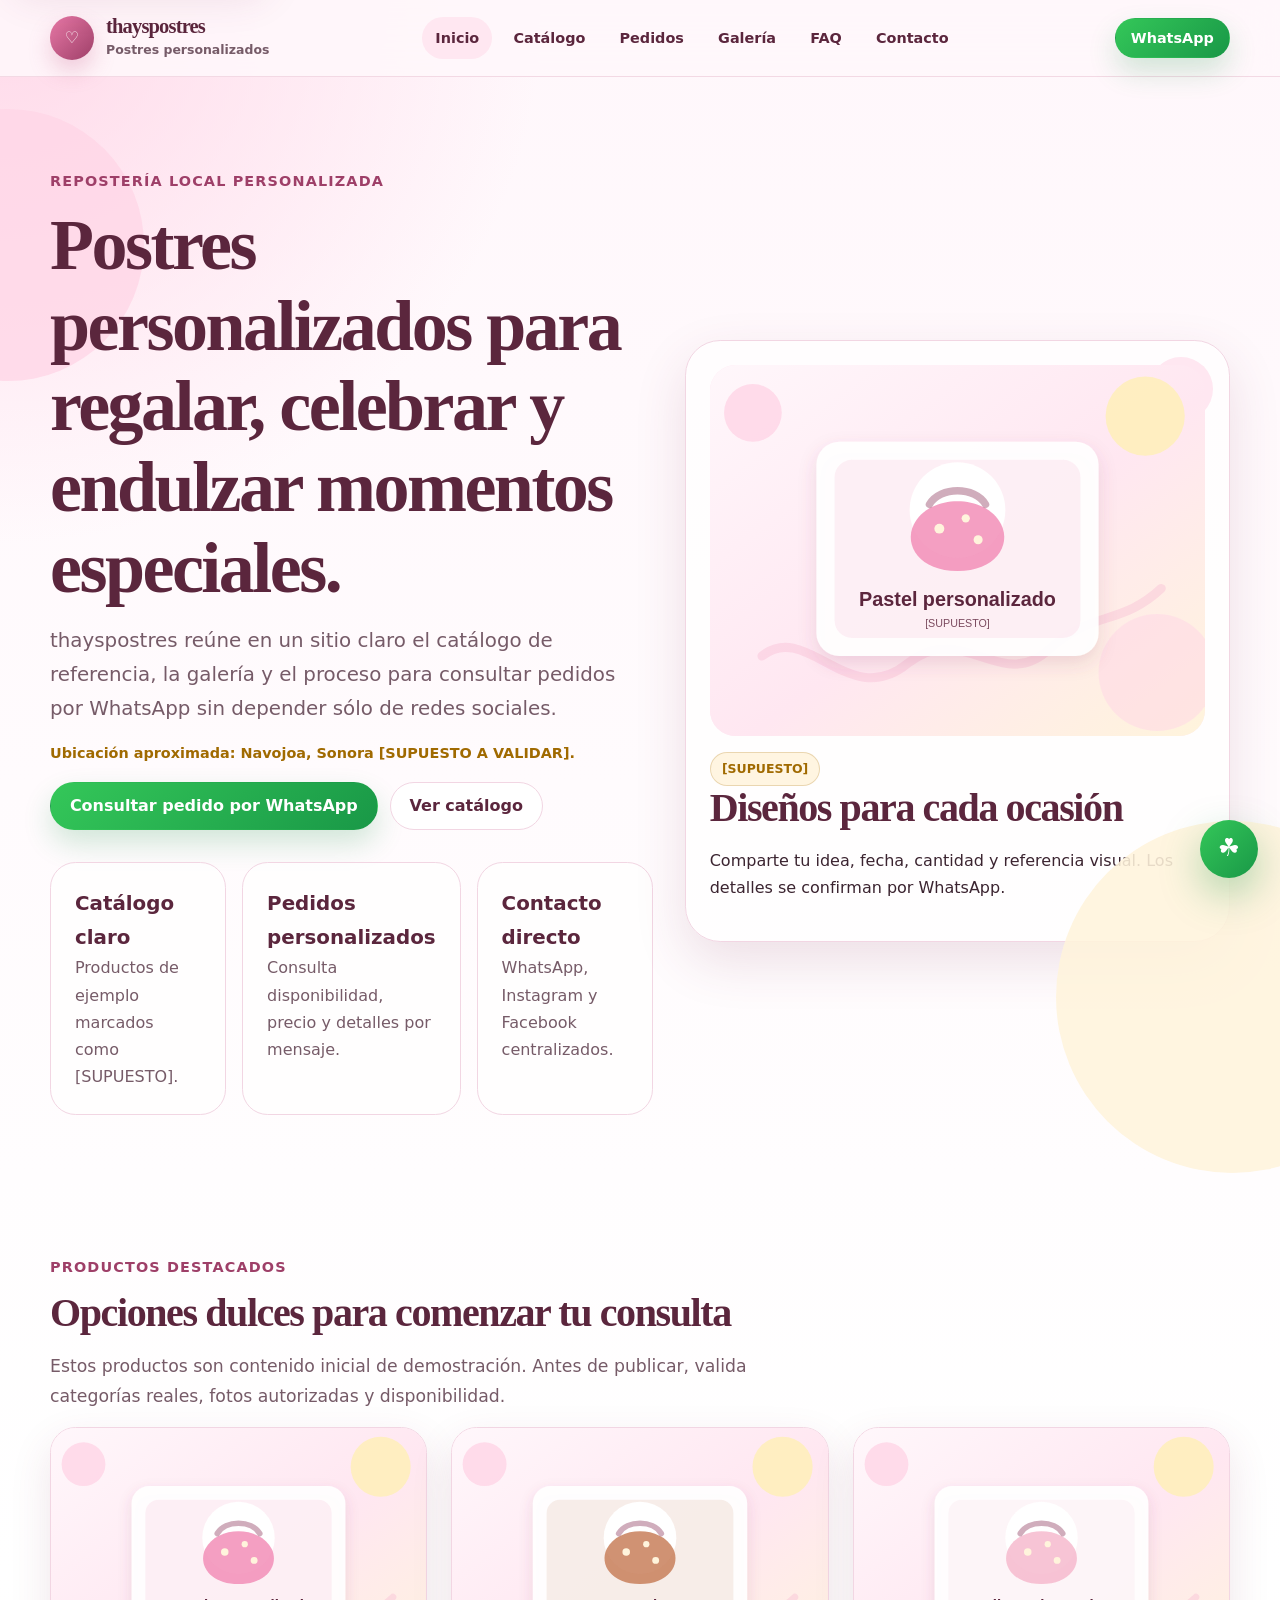
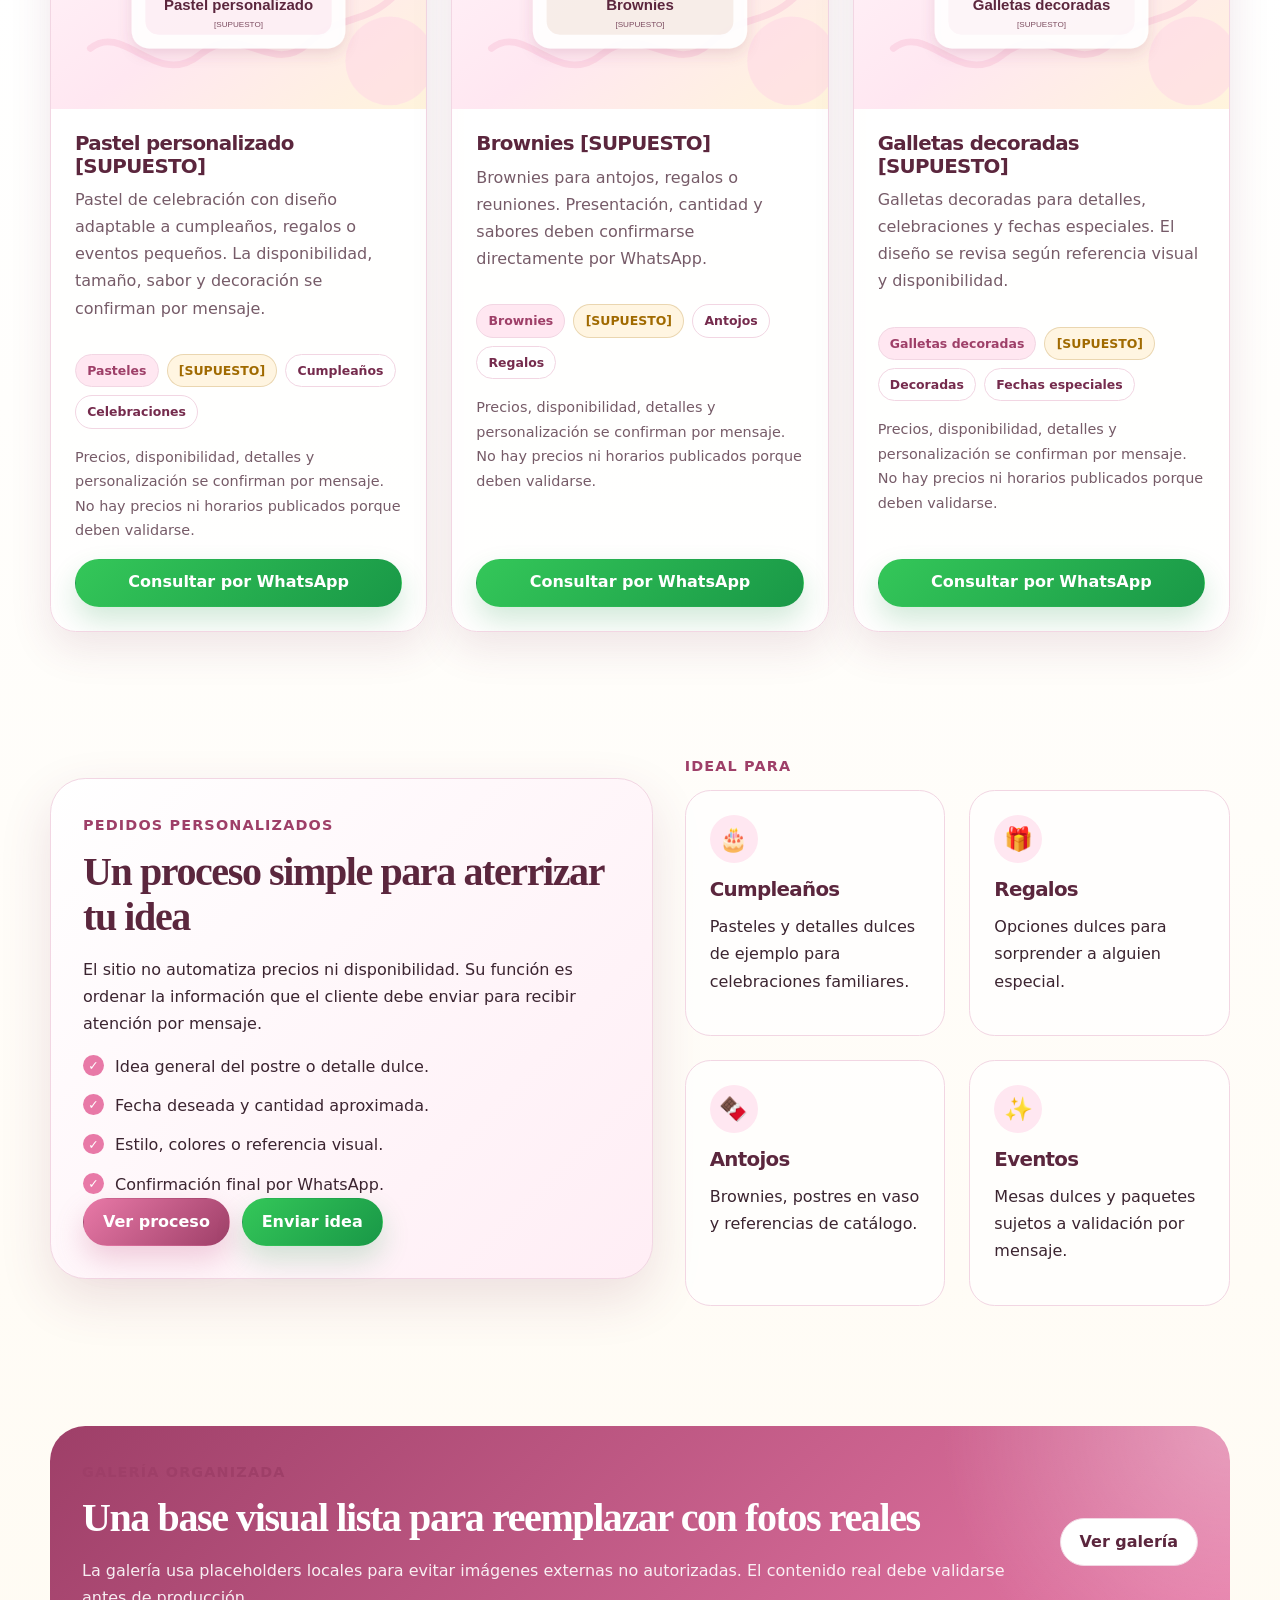
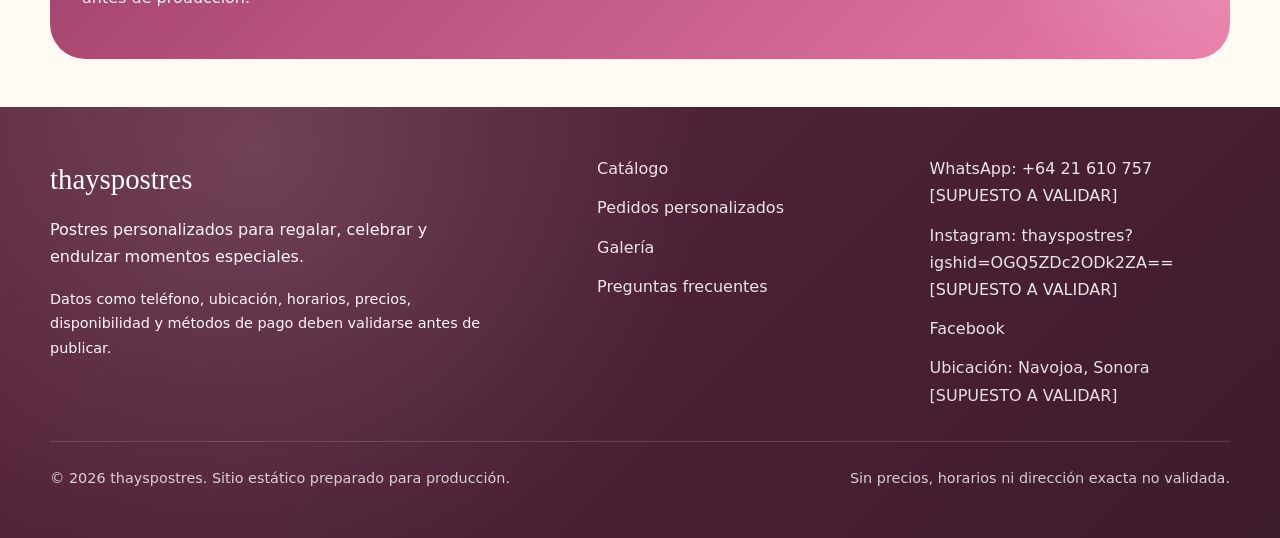
<file: index.html>
<!DOCTYPE html>
<html lang="es">
<head>
  <meta charset="UTF-8">
  <meta name="viewport" content="width=device-width, initial-scale=1.0">
  <title>thayspostres | Postres personalizados para celebrar</title>
  <meta name="description" content="Sitio profesional de thayspostres con catálogo de productos de ejemplo, pedidos personalizados y contacto por WhatsApp.">
  <link rel="canonical" href="https://example.com/thayspostres/">
  <meta property="og:title" content="thayspostres | Postres personalizados para celebrar">
  <meta property="og:description" content="Sitio profesional de thayspostres con catálogo de productos de ejemplo, pedidos personalizados y contacto por WhatsApp.">
  <meta property="og:type" content="website">
  <meta property="og:url" content="https://example.com/thayspostres/">
  <meta property="og:image" content="assets/img/brand/og-thayspostres.svg">
  <meta property="og:site_name" content="thayspostres">
  <meta name="theme-color" content="#e879a7">
  <link rel="manifest" href="site.webmanifest">
  <link rel="icon" href="assets/img/brand/logo-thayspostres.svg" type="image/svg+xml">
  <link rel="stylesheet" href="assets/css/variables.css">
  <link rel="stylesheet" href="assets/css/base.css">
  <link rel="stylesheet" href="assets/css/layout.css">
  <link rel="stylesheet" href="assets/css/components.css">
  <link rel="stylesheet" href="assets/css/pages.css">
  <link rel="stylesheet" href="assets/css/responsive.css">
</head>
<body>
  <a class="skip-link" href="#contenido">Saltar al contenido principal</a>
  <header class="site-header">
    <div class="container site-header__inner">
      <a class="brand" href="index.html" aria-label="Ir al inicio de thayspostres">
        <span class="brand__mark" aria-hidden="true">♡</span>
        <span>
          <span class="brand__name">thayspostres</span>
          <span class="brand__tagline">Postres personalizados</span>
        </span>
      </a>

      <button class="nav-toggle" type="button" data-nav-toggle aria-label="Abrir menú" aria-expanded="false" aria-controls="site-nav">
        <span class="nav-toggle__icon" aria-hidden="true"></span>
      </button>

      <nav class="site-nav" id="site-nav" data-site-nav aria-label="Navegación principal">
        <ul class="site-nav__list">
          <li><a class="site-nav__link" data-nav-link href="index.html">Inicio</a></li>
          <li><a class="site-nav__link" data-nav-link href="catalogo.html">Catálogo</a></li>
          <li><a class="site-nav__link" data-nav-link href="pedidos.html">Pedidos</a></li>
          <li><a class="site-nav__link" data-nav-link href="galeria.html">Galería</a></li>
          <li><a class="site-nav__link" data-nav-link href="faq.html">FAQ</a></li>
          <li><a class="site-nav__link" data-nav-link href="contacto.html">Contacto</a></li>
        </ul>
      </nav>

      <div class="header-actions">
        <a class="btn btn--whatsapp btn--small" href="#" data-whatsapp="general">WhatsApp</a>
      </div>
    </div>
  </header>

  <main id="contenido">
    <section class="hero">
      <div class="container hero__inner">
        <div class="hero__content">
          <span class="section__eyebrow">Repostería local personalizada</span>
          <h1>Postres personalizados para regalar, celebrar y endulzar momentos especiales.</h1>
          <p class="lead">thayspostres reúne en un sitio claro el catálogo de referencia, la galería y el proceso para consultar pedidos por WhatsApp sin depender sólo de redes sociales.</p>
          <p class="assumption-note">Ubicación aproximada: <span data-brand-field="locationApprox">Navojoa, Sonora [SUPUESTO A VALIDAR]</span>.</p>
          <div class="btn-group">
            <a class="btn btn--whatsapp" href="#" data-whatsapp="custom-order">Consultar pedido por WhatsApp</a>
            <a class="btn btn--secondary" href="catalogo.html">Ver catálogo</a>
          </div>

          <div class="kpi-strip" aria-label="Características del sitio">
            <div class="kpi">
              <strong>Catálogo claro</strong>
              <span>Productos de ejemplo marcados como [SUPUESTO].</span>
            </div>
            <div class="kpi">
              <strong>Pedidos personalizados</strong>
              <span>Consulta disponibilidad, precio y detalles por mensaje.</span>
            </div>
            <div class="kpi">
              <strong>Contacto directo</strong>
              <span>WhatsApp, Instagram y Facebook centralizados.</span>
            </div>
          </div>
        </div>

        <aside class="hero__visual" aria-label="Vista destacada de producto">
          <div class="hero-card">
            <div class="hero-card__image">
              <img src="assets/img/products/pastel-personalizado.svg" alt="Placeholder de pastel personalizado para thayspostres" width="1200" height="900" data-fallback="assets/img/placeholders/product-placeholder.svg">
            </div>
            <div class="hero-card__content">
              <span class="badge badge--warning">[SUPUESTO]</span>
              <h2>Diseños para cada ocasión</h2>
              <p>Comparte tu idea, fecha, cantidad y referencia visual. Los detalles se confirman por WhatsApp.</p>
            </div>
          </div>
        </aside>
      </div>
    </section>

    <section class="section section--compact">
      <div class="container">
        <span class="section__eyebrow">Productos destacados</span>
        <h2>Opciones dulces para comenzar tu consulta</h2>
        <p class="section__intro">Estos productos son contenido inicial de demostración. Antes de publicar, valida categorías reales, fotos autorizadas y disponibilidad.</p>
        <div class="grid grid--3" data-featured-products aria-live="polite"></div>
      </div>
    </section>

    <section class="section">
      <div class="container split">
        <div class="soft-panel">
          <span class="section__eyebrow">Pedidos personalizados</span>
          <h2>Un proceso simple para aterrizar tu idea</h2>
          <p>El sitio no automatiza precios ni disponibilidad. Su función es ordenar la información que el cliente debe enviar para recibir atención por mensaje.</p>
          <ul class="check-list">
            <li>Idea general del postre o detalle dulce.</li>
            <li>Fecha deseada y cantidad aproximada.</li>
            <li>Estilo, colores o referencia visual.</li>
            <li>Confirmación final por WhatsApp.</li>
          </ul>
          <div class="btn-group">
            <a class="btn btn--primary" href="pedidos.html">Ver proceso</a>
            <a class="btn btn--whatsapp" href="#" data-whatsapp="custom-order">Enviar idea</a>
          </div>
        </div>

        <div>
          <span class="section__eyebrow">Ideal para</span>
          <div class="grid grid--2">
            <article class="occasion-card">
              <div class="occasion-card__icon" aria-hidden="true">🎂</div>
              <h3>Cumpleaños</h3>
              <p>Pasteles y detalles dulces de ejemplo para celebraciones familiares.</p>
            </article>
            <article class="occasion-card">
              <div class="occasion-card__icon" aria-hidden="true">🎁</div>
              <h3>Regalos</h3>
              <p>Opciones dulces para sorprender a alguien especial.</p>
            </article>
            <article class="occasion-card">
              <div class="occasion-card__icon" aria-hidden="true">🍫</div>
              <h3>Antojos</h3>
              <p>Brownies, postres en vaso y referencias de catálogo.</p>
            </article>
            <article class="occasion-card">
              <div class="occasion-card__icon" aria-hidden="true">✨</div>
              <h3>Eventos</h3>
              <p>Mesas dulces y paquetes sujetos a validación por mensaje.</p>
            </article>
          </div>
        </div>
      </div>
    </section>

    <section class="section section--compact">
      <div class="container">
        <div class="cta-band">
          <div class="cta-band__inner">
            <div>
              <span class="section__eyebrow">Galería organizada</span>
              <h2>Una base visual lista para reemplazar con fotos reales</h2>
              <p>La galería usa placeholders locales para evitar imágenes externas no autorizadas. El contenido real debe validarse antes de producción.</p>
            </div>
            <a class="btn btn--secondary" href="galeria.html">Ver galería</a>
          </div>
        </div>
      </div>
    </section>
  </main>

  <footer class="footer">
    <div class="container">
      <div class="footer__grid">
        <div class="footer__brand">
          <p class="footer__title">thayspostres</p>
          <p>Postres personalizados para regalar, celebrar y endulzar momentos especiales.</p>
          <p class="text-small">Datos como teléfono, ubicación, horarios, precios, disponibilidad y métodos de pago deben validarse antes de publicar.</p>
        </div>

        <div>
          <h2 class="sr-only">Secciones</h2>
          <ul class="footer__list">
            <li><a class="footer__link" href="catalogo.html">Catálogo</a></li>
            <li><a class="footer__link" href="pedidos.html">Pedidos personalizados</a></li>
            <li><a class="footer__link" href="galeria.html">Galería</a></li>
            <li><a class="footer__link" href="faq.html">Preguntas frecuentes</a></li>
          </ul>
        </div>

        <div>
          <h2 class="sr-only">Contacto</h2>
          <ul class="footer__list">
            <li><a class="footer__link" href="#" data-whatsapp="general">WhatsApp: <span data-contact-field="whatsappDisplay">[SUPUESTO A VALIDAR]</span></a></li>
            <li><a class="footer__link" href="#" data-social="instagram">Instagram: <span data-contact-field="instagramReference">[SUPUESTO A VALIDAR]</span></a></li>
            <li><a class="footer__link" href="#" data-social="facebook">Facebook</a></li>
            <li><span class="footer__link">Ubicación: <span data-brand-field="locationApprox">[SUPUESTO A VALIDAR]</span></span></li>
          </ul>
        </div>
      </div>

      <div class="footer__bottom">
        <span>© <span data-current-year></span> thayspostres. Sitio estático preparado para producción.</span>
        <span>Sin precios, horarios ni dirección exacta no validada.</span>
      </div>
    </div>
  </footer>

  <a class="whatsapp-float" href="#" data-whatsapp="general" aria-label="Contactar por WhatsApp">
    <span aria-hidden="true">☘</span>
  </a>
  <script src="assets/js/config.js"></script>
  <script src="assets/js/data-products.js"></script>
  <script src="assets/js/whatsapp.js"></script>
  <script src="assets/js/ui.js"></script>
  <script src="assets/js/catalog.js"></script>
  <script src="assets/js/main.js"></script>
</body>
</html>
</file>
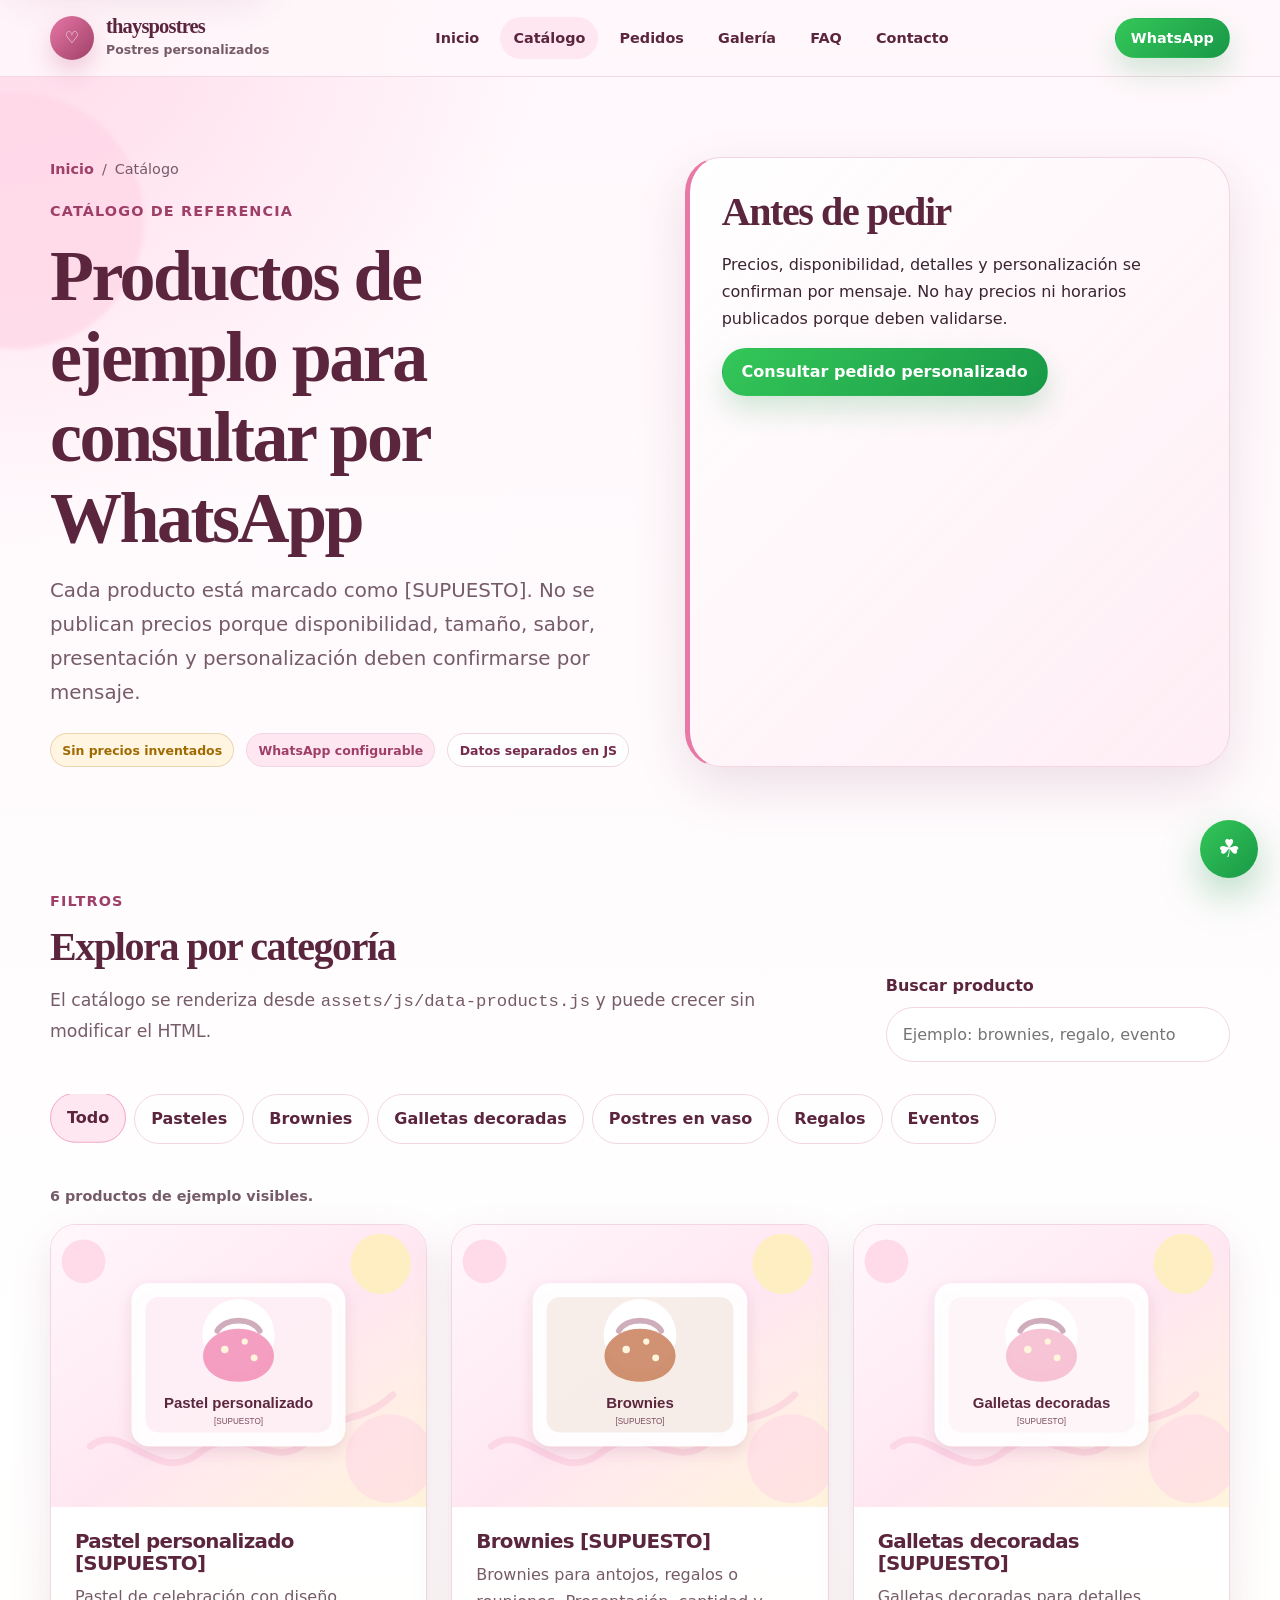
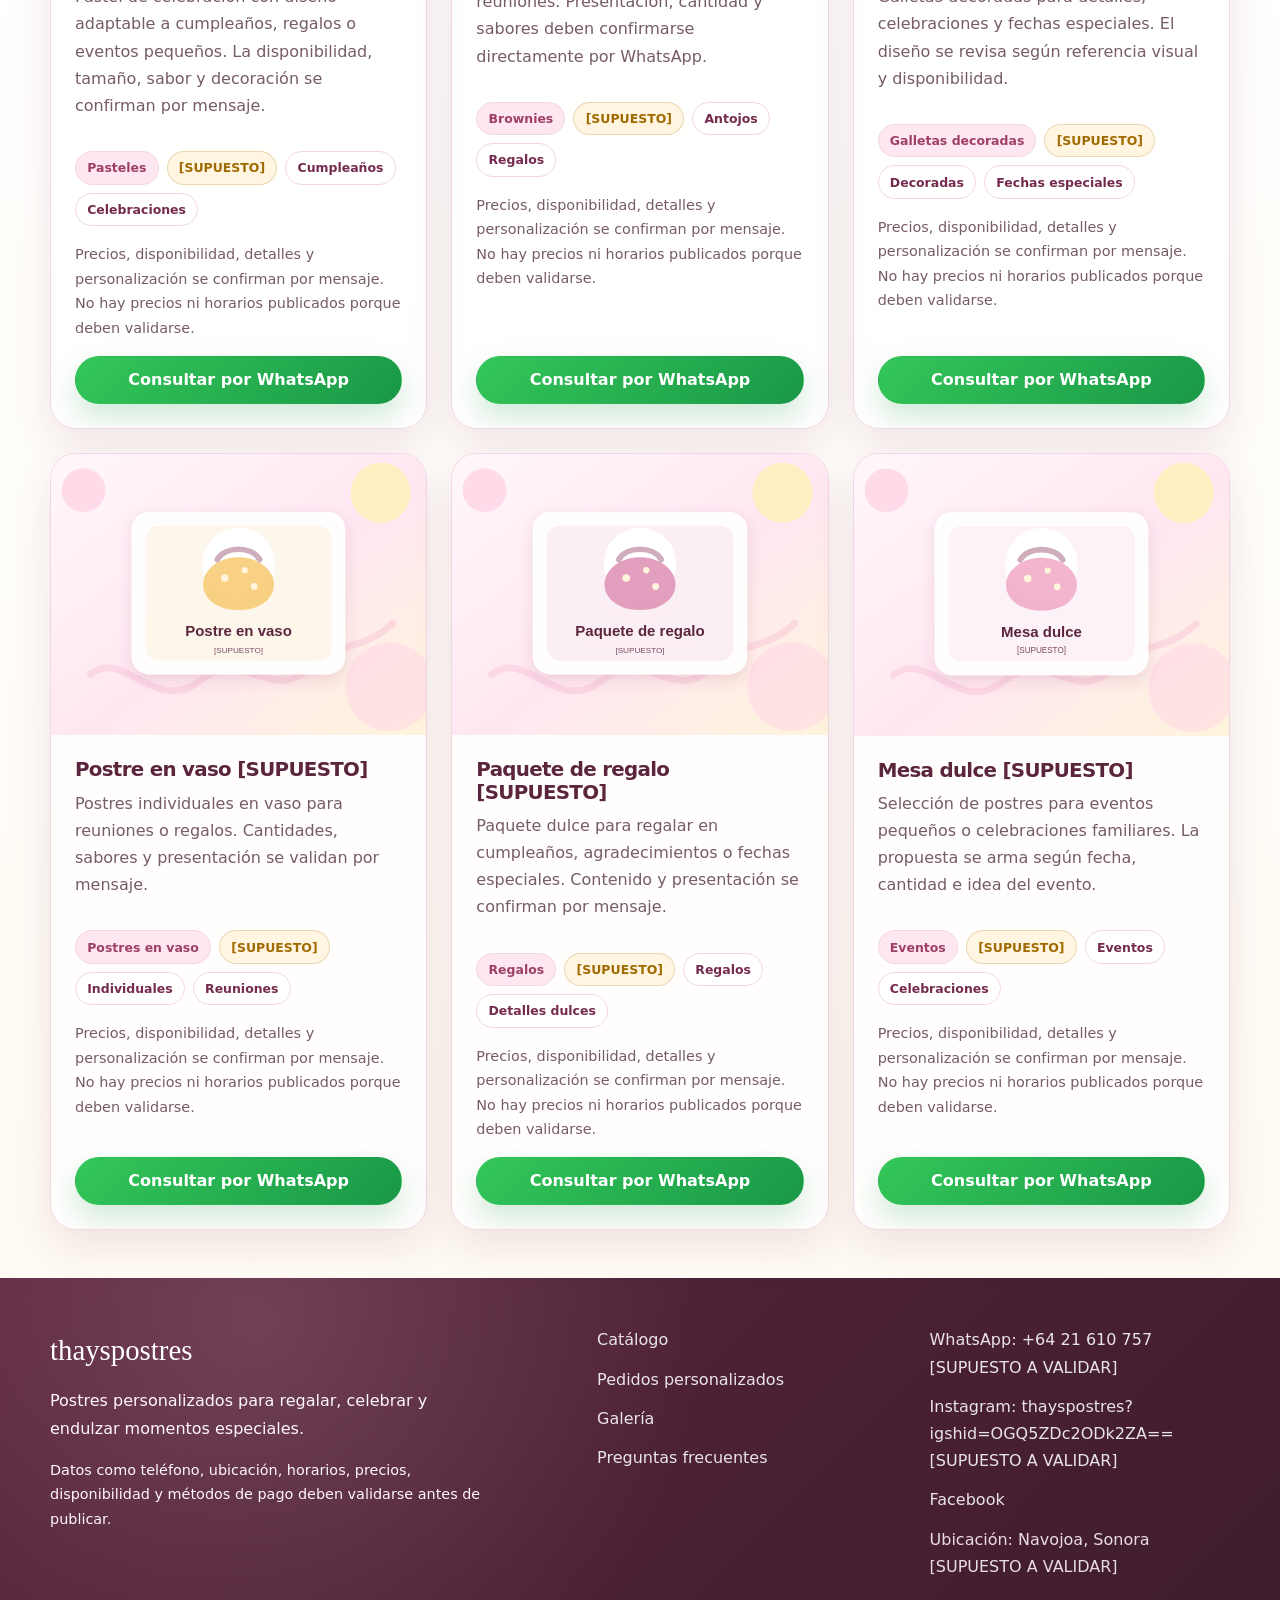
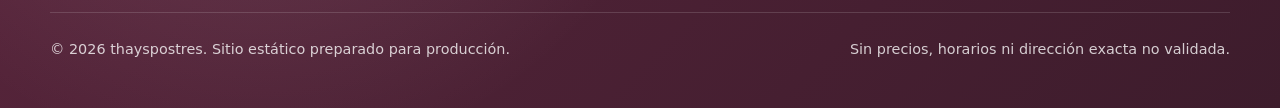
<file: catalogo.html>
<!DOCTYPE html>
<html lang="es">
<head>
  <meta charset="UTF-8">
  <meta name="viewport" content="width=device-width, initial-scale=1.0">
  <title>Catálogo | thayspostres</title>
  <meta name="description" content="Catálogo de productos de ejemplo de thayspostres con filtros por categoría y consulta directa por WhatsApp.">
  <link rel="canonical" href="https://example.com/thayspostres/catalogo.html">
  <meta property="og:title" content="Catálogo | thayspostres">
  <meta property="og:description" content="Catálogo de productos de ejemplo de thayspostres con filtros por categoría y consulta directa por WhatsApp.">
  <meta property="og:type" content="website">
  <meta property="og:url" content="https://example.com/thayspostres/catalogo.html">
  <meta property="og:image" content="assets/img/brand/og-thayspostres.svg">
  <meta property="og:site_name" content="thayspostres">
  <meta name="theme-color" content="#e879a7">
  <link rel="manifest" href="site.webmanifest">
  <link rel="icon" href="assets/img/brand/logo-thayspostres.svg" type="image/svg+xml">
  <link rel="stylesheet" href="assets/css/variables.css">
  <link rel="stylesheet" href="assets/css/base.css">
  <link rel="stylesheet" href="assets/css/layout.css">
  <link rel="stylesheet" href="assets/css/components.css">
  <link rel="stylesheet" href="assets/css/pages.css">
  <link rel="stylesheet" href="assets/css/responsive.css">
</head>
<body>
  <a class="skip-link" href="#contenido">Saltar al contenido principal</a>
  <header class="site-header">
    <div class="container site-header__inner">
      <a class="brand" href="index.html" aria-label="Ir al inicio de thayspostres">
        <span class="brand__mark" aria-hidden="true">♡</span>
        <span>
          <span class="brand__name">thayspostres</span>
          <span class="brand__tagline">Postres personalizados</span>
        </span>
      </a>

      <button class="nav-toggle" type="button" data-nav-toggle aria-label="Abrir menú" aria-expanded="false" aria-controls="site-nav">
        <span class="nav-toggle__icon" aria-hidden="true"></span>
      </button>

      <nav class="site-nav" id="site-nav" data-site-nav aria-label="Navegación principal">
        <ul class="site-nav__list">
          <li><a class="site-nav__link" data-nav-link href="index.html">Inicio</a></li>
          <li><a class="site-nav__link" data-nav-link href="catalogo.html">Catálogo</a></li>
          <li><a class="site-nav__link" data-nav-link href="pedidos.html">Pedidos</a></li>
          <li><a class="site-nav__link" data-nav-link href="galeria.html">Galería</a></li>
          <li><a class="site-nav__link" data-nav-link href="faq.html">FAQ</a></li>
          <li><a class="site-nav__link" data-nav-link href="contacto.html">Contacto</a></li>
        </ul>
      </nav>

      <div class="header-actions">
        <a class="btn btn--whatsapp btn--small" href="#" data-whatsapp="general">WhatsApp</a>
      </div>
    </div>
  </header>

  <main id="contenido">
    <section class="page-hero">
      <div class="container page-hero__inner">
        <div class="page-hero__content">
          <nav class="breadcrumb" aria-label="Ruta de navegación">
            <a href="index.html">Inicio</a>
            <span aria-hidden="true">/</span>
            <span>Catálogo</span>
          </nav>
          <span class="section__eyebrow">Catálogo de referencia</span>
          <h1>Productos de ejemplo para consultar por WhatsApp</h1>
          <p class="lead">Cada producto está marcado como [SUPUESTO]. No se publican precios porque disponibilidad, tamaño, sabor, presentación y personalización deben confirmarse por mensaje.</p>
          <div class="page-hero__meta">
            <span class="badge badge--warning">Sin precios inventados</span>
            <span class="badge badge--soft">WhatsApp configurable</span>
            <span class="badge">Datos separados en JS</span>
          </div>
        </div>
        <aside class="soft-panel doc-callout">
          <h2>Antes de pedir</h2>
          <p data-message-field="availabilityNote">Precios, disponibilidad, detalles y personalización se confirman por mensaje.</p>
          <a class="btn btn--whatsapp" href="#" data-whatsapp="custom-order">Consultar pedido personalizado</a>
        </aside>
      </div>
    </section>

    <section class="section section--compact">
      <div class="container">
        <div class="catalog-toolbar">
          <div>
            <span class="section__eyebrow">Filtros</span>
            <h2>Explora por categoría</h2>
            <p class="section__intro">El catálogo se renderiza desde <code>assets/js/data-products.js</code> y puede crecer sin modificar el HTML.</p>
          </div>
          <div class="catalog-search">
            <label for="catalog-search">Buscar producto</label>
            <input id="catalog-search" type="search" data-catalog-search placeholder="Ejemplo: brownies, regalo, evento">
          </div>
        </div>

        <div class="filter-bar" data-catalog-filters aria-label="Filtros de catálogo"></div>
        <p class="catalog-status" data-catalog-status aria-live="polite"></p>
        <div class="grid grid--3" data-catalog-grid aria-live="polite"></div>
      </div>
    </section>
  </main>

  <footer class="footer">
    <div class="container">
      <div class="footer__grid">
        <div class="footer__brand">
          <p class="footer__title">thayspostres</p>
          <p>Postres personalizados para regalar, celebrar y endulzar momentos especiales.</p>
          <p class="text-small">Datos como teléfono, ubicación, horarios, precios, disponibilidad y métodos de pago deben validarse antes de publicar.</p>
        </div>

        <div>
          <h2 class="sr-only">Secciones</h2>
          <ul class="footer__list">
            <li><a class="footer__link" href="catalogo.html">Catálogo</a></li>
            <li><a class="footer__link" href="pedidos.html">Pedidos personalizados</a></li>
            <li><a class="footer__link" href="galeria.html">Galería</a></li>
            <li><a class="footer__link" href="faq.html">Preguntas frecuentes</a></li>
          </ul>
        </div>

        <div>
          <h2 class="sr-only">Contacto</h2>
          <ul class="footer__list">
            <li><a class="footer__link" href="#" data-whatsapp="general">WhatsApp: <span data-contact-field="whatsappDisplay">[SUPUESTO A VALIDAR]</span></a></li>
            <li><a class="footer__link" href="#" data-social="instagram">Instagram: <span data-contact-field="instagramReference">[SUPUESTO A VALIDAR]</span></a></li>
            <li><a class="footer__link" href="#" data-social="facebook">Facebook</a></li>
            <li><span class="footer__link">Ubicación: <span data-brand-field="locationApprox">[SUPUESTO A VALIDAR]</span></span></li>
          </ul>
        </div>
      </div>

      <div class="footer__bottom">
        <span>© <span data-current-year></span> thayspostres. Sitio estático preparado para producción.</span>
        <span>Sin precios, horarios ni dirección exacta no validada.</span>
      </div>
    </div>
  </footer>

  <a class="whatsapp-float" href="#" data-whatsapp="general" aria-label="Contactar por WhatsApp">
    <span aria-hidden="true">☘</span>
  </a>
  <script src="assets/js/config.js"></script>
  <script src="assets/js/data-products.js"></script>
  <script src="assets/js/whatsapp.js"></script>
  <script src="assets/js/ui.js"></script>
  <script src="assets/js/catalog.js"></script>
  <script src="assets/js/main.js"></script>
</body>
</html>
</file>
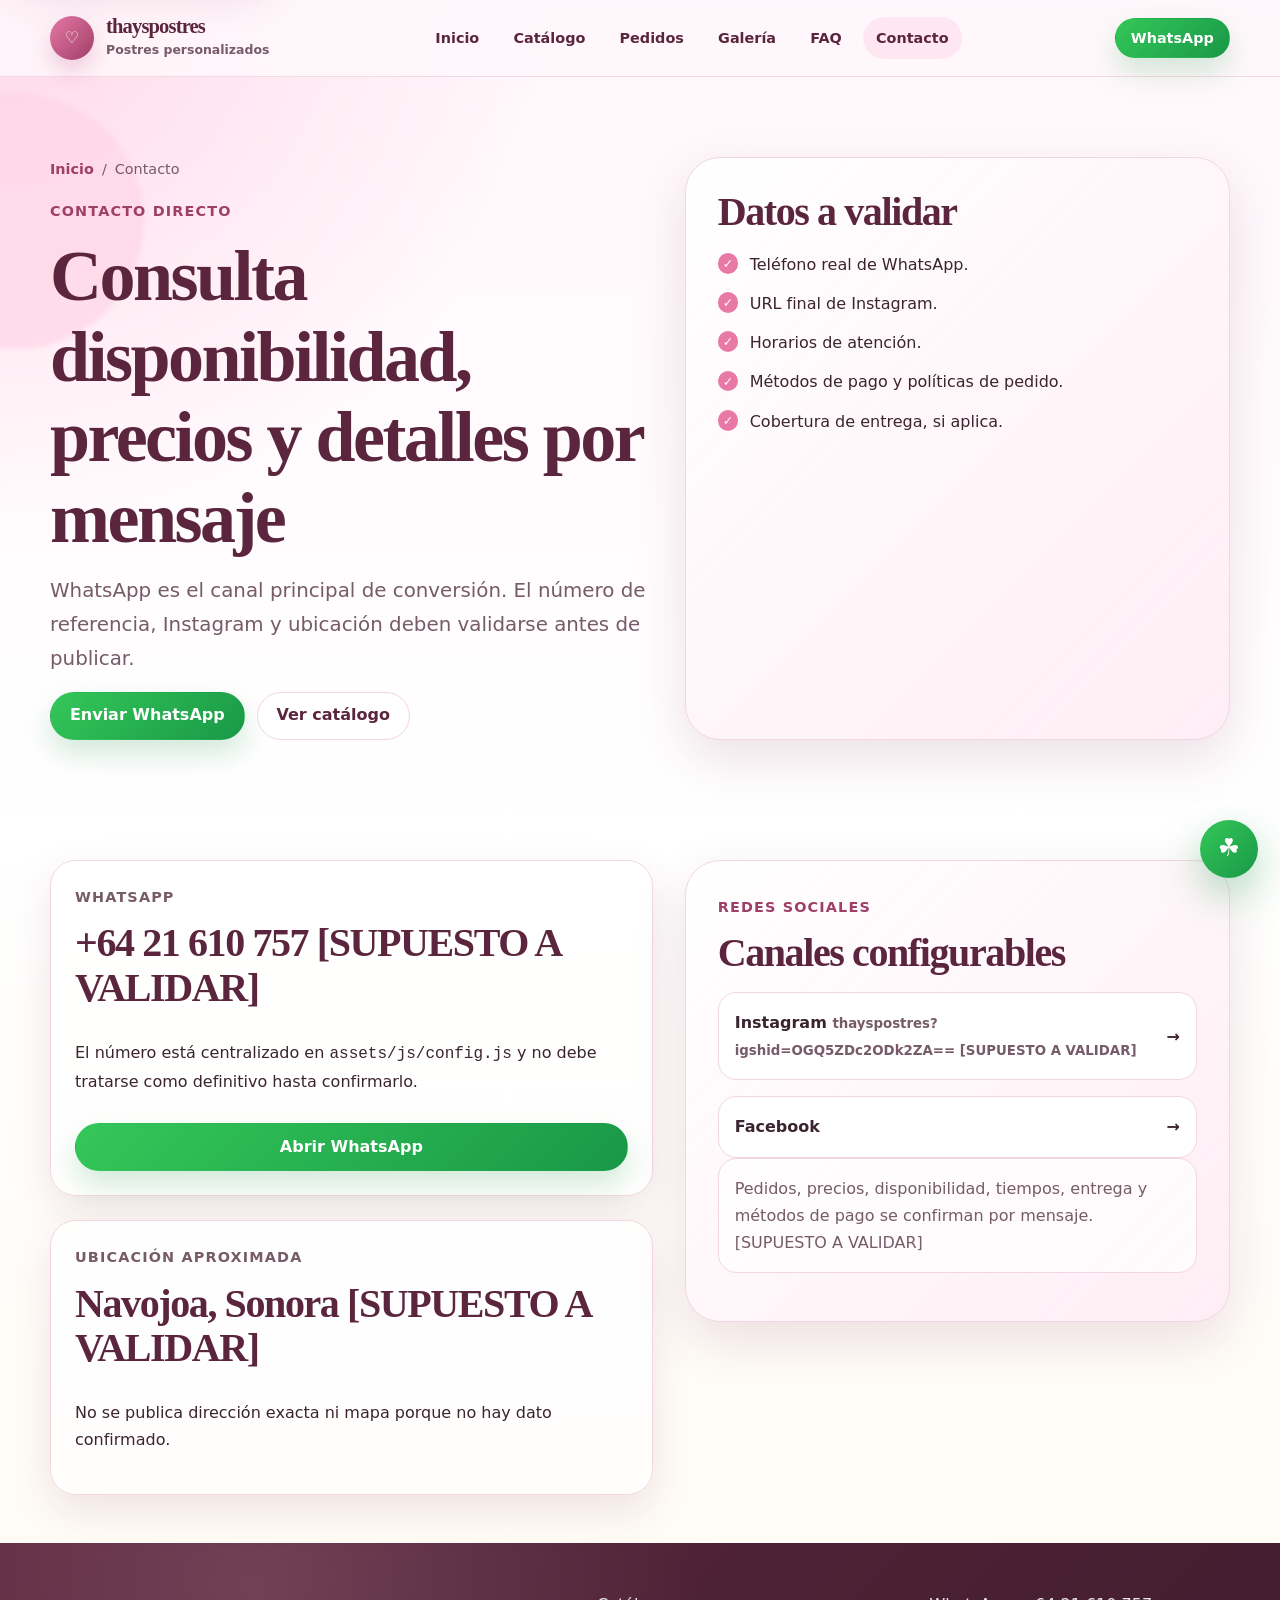
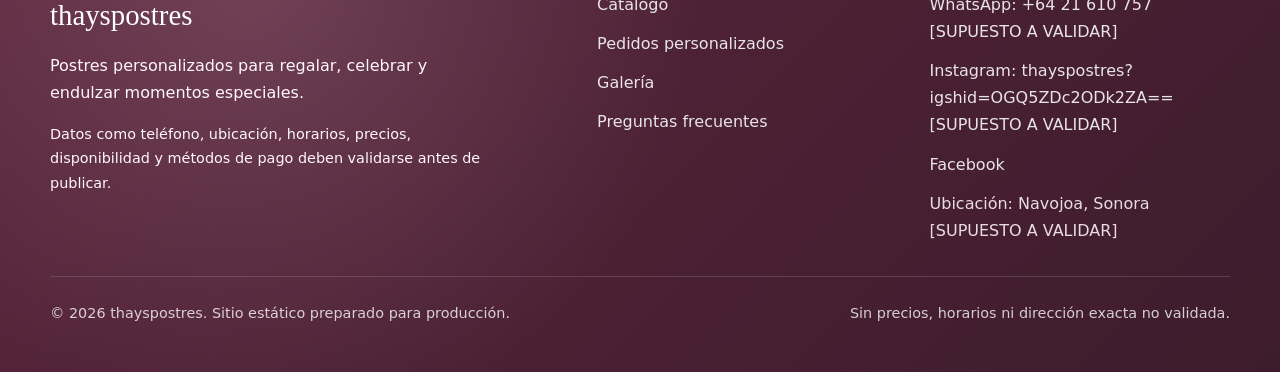
<file: contacto.html>
<!DOCTYPE html>
<html lang="es">
<head>
  <meta charset="UTF-8">
  <meta name="viewport" content="width=device-width, initial-scale=1.0">
  <title>Contacto | thayspostres</title>
  <meta name="description" content="Contacto de thayspostres con WhatsApp configurable, redes sociales y ubicación aproximada marcada como dato por validar.">
  <link rel="canonical" href="https://example.com/thayspostres/contacto.html">
  <meta property="og:title" content="Contacto | thayspostres">
  <meta property="og:description" content="Contacto de thayspostres con WhatsApp configurable, redes sociales y ubicación aproximada marcada como dato por validar.">
  <meta property="og:type" content="website">
  <meta property="og:url" content="https://example.com/thayspostres/contacto.html">
  <meta property="og:image" content="assets/img/brand/og-thayspostres.svg">
  <meta property="og:site_name" content="thayspostres">
  <meta name="theme-color" content="#e879a7">
  <link rel="manifest" href="site.webmanifest">
  <link rel="icon" href="assets/img/brand/logo-thayspostres.svg" type="image/svg+xml">
  <link rel="stylesheet" href="assets/css/variables.css">
  <link rel="stylesheet" href="assets/css/base.css">
  <link rel="stylesheet" href="assets/css/layout.css">
  <link rel="stylesheet" href="assets/css/components.css">
  <link rel="stylesheet" href="assets/css/pages.css">
  <link rel="stylesheet" href="assets/css/responsive.css">
</head>
<body>
  <a class="skip-link" href="#contenido">Saltar al contenido principal</a>
  <header class="site-header">
    <div class="container site-header__inner">
      <a class="brand" href="index.html" aria-label="Ir al inicio de thayspostres">
        <span class="brand__mark" aria-hidden="true">♡</span>
        <span>
          <span class="brand__name">thayspostres</span>
          <span class="brand__tagline">Postres personalizados</span>
        </span>
      </a>

      <button class="nav-toggle" type="button" data-nav-toggle aria-label="Abrir menú" aria-expanded="false" aria-controls="site-nav">
        <span class="nav-toggle__icon" aria-hidden="true"></span>
      </button>

      <nav class="site-nav" id="site-nav" data-site-nav aria-label="Navegación principal">
        <ul class="site-nav__list">
          <li><a class="site-nav__link" data-nav-link href="index.html">Inicio</a></li>
          <li><a class="site-nav__link" data-nav-link href="catalogo.html">Catálogo</a></li>
          <li><a class="site-nav__link" data-nav-link href="pedidos.html">Pedidos</a></li>
          <li><a class="site-nav__link" data-nav-link href="galeria.html">Galería</a></li>
          <li><a class="site-nav__link" data-nav-link href="faq.html">FAQ</a></li>
          <li><a class="site-nav__link" data-nav-link href="contacto.html">Contacto</a></li>
        </ul>
      </nav>

      <div class="header-actions">
        <a class="btn btn--whatsapp btn--small" href="#" data-whatsapp="general">WhatsApp</a>
      </div>
    </div>
  </header>

  <main id="contenido">
    <section class="page-hero">
      <div class="container page-hero__inner">
        <div class="page-hero__content">
          <nav class="breadcrumb" aria-label="Ruta de navegación">
            <a href="index.html">Inicio</a>
            <span aria-hidden="true">/</span>
            <span>Contacto</span>
          </nav>
          <span class="section__eyebrow">Contacto directo</span>
          <h1>Consulta disponibilidad, precios y detalles por mensaje</h1>
          <p class="lead">WhatsApp es el canal principal de conversión. El número de referencia, Instagram y ubicación deben validarse antes de publicar.</p>
          <div class="btn-group">
            <a class="btn btn--whatsapp" href="#" data-whatsapp="general">Enviar WhatsApp</a>
            <a class="btn btn--secondary" href="catalogo.html">Ver catálogo</a>
          </div>
        </div>

        <aside class="soft-panel">
          <h2>Datos a validar</h2>
          <ul class="check-list">
            <li>Teléfono real de WhatsApp.</li>
            <li>URL final de Instagram.</li>
            <li>Horarios de atención.</li>
            <li>Métodos de pago y políticas de pedido.</li>
            <li>Cobertura de entrega, si aplica.</li>
          </ul>
        </aside>
      </div>
    </section>

    <section class="section section--compact">
      <div class="container contact-layout">
        <div class="grid">
          <article class="contact-card">
            <span class="contact-card__label">WhatsApp</span>
            <h2><span data-contact-field="whatsappDisplay">+64 21 610 757 [SUPUESTO A VALIDAR]</span></h2>
            <p>El número está centralizado en <code>assets/js/config.js</code> y no debe tratarse como definitivo hasta confirmarlo.</p>
            <a class="btn btn--whatsapp" href="#" data-whatsapp="general">Abrir WhatsApp</a>
          </article>

          <article class="contact-card">
            <span class="contact-card__label">Ubicación aproximada</span>
            <h2><span data-brand-field="locationApprox">Navojoa, Sonora [SUPUESTO A VALIDAR]</span></h2>
            <p>No se publica dirección exacta ni mapa porque no hay dato confirmado.</p>
          </article>
        </div>

        <aside class="soft-panel">
          <span class="section__eyebrow">Redes sociales</span>
          <h2>Canales configurables</h2>
          <ul class="social-list">
            <li>
              <a href="#" data-social="instagram" aria-label="Instagram de thayspostres pendiente de validar">
                <span>Instagram <small class="text-muted" data-contact-field="instagramReference">[SUPUESTO A VALIDAR]</small></span>
                <span aria-hidden="true">→</span>
              </a>
            </li>
            <li>
              <a href="#" data-social="facebook" aria-label="Facebook de thayspostres">
                <span>Facebook</span>
                <span aria-hidden="true">→</span>
              </a>
            </li>
          </ul>
          <p class="notice">Pedidos, precios, disponibilidad, tiempos, entrega y métodos de pago se confirman por mensaje. [SUPUESTO A VALIDAR]</p>
        </aside>
      </div>
    </section>
  </main>

  <footer class="footer">
    <div class="container">
      <div class="footer__grid">
        <div class="footer__brand">
          <p class="footer__title">thayspostres</p>
          <p>Postres personalizados para regalar, celebrar y endulzar momentos especiales.</p>
          <p class="text-small">Datos como teléfono, ubicación, horarios, precios, disponibilidad y métodos de pago deben validarse antes de publicar.</p>
        </div>

        <div>
          <h2 class="sr-only">Secciones</h2>
          <ul class="footer__list">
            <li><a class="footer__link" href="catalogo.html">Catálogo</a></li>
            <li><a class="footer__link" href="pedidos.html">Pedidos personalizados</a></li>
            <li><a class="footer__link" href="galeria.html">Galería</a></li>
            <li><a class="footer__link" href="faq.html">Preguntas frecuentes</a></li>
          </ul>
        </div>

        <div>
          <h2 class="sr-only">Contacto</h2>
          <ul class="footer__list">
            <li><a class="footer__link" href="#" data-whatsapp="general">WhatsApp: <span data-contact-field="whatsappDisplay">[SUPUESTO A VALIDAR]</span></a></li>
            <li><a class="footer__link" href="#" data-social="instagram">Instagram: <span data-contact-field="instagramReference">[SUPUESTO A VALIDAR]</span></a></li>
            <li><a class="footer__link" href="#" data-social="facebook">Facebook</a></li>
            <li><span class="footer__link">Ubicación: <span data-brand-field="locationApprox">[SUPUESTO A VALIDAR]</span></span></li>
          </ul>
        </div>
      </div>

      <div class="footer__bottom">
        <span>© <span data-current-year></span> thayspostres. Sitio estático preparado para producción.</span>
        <span>Sin precios, horarios ni dirección exacta no validada.</span>
      </div>
    </div>
  </footer>

  <a class="whatsapp-float" href="#" data-whatsapp="general" aria-label="Contactar por WhatsApp">
    <span aria-hidden="true">☘</span>
  </a>
  <script src="assets/js/config.js"></script>
  <script src="assets/js/data-products.js"></script>
  <script src="assets/js/whatsapp.js"></script>
  <script src="assets/js/ui.js"></script>
  <script src="assets/js/catalog.js"></script>
  <script src="assets/js/main.js"></script>
</body>
</html>
</file>
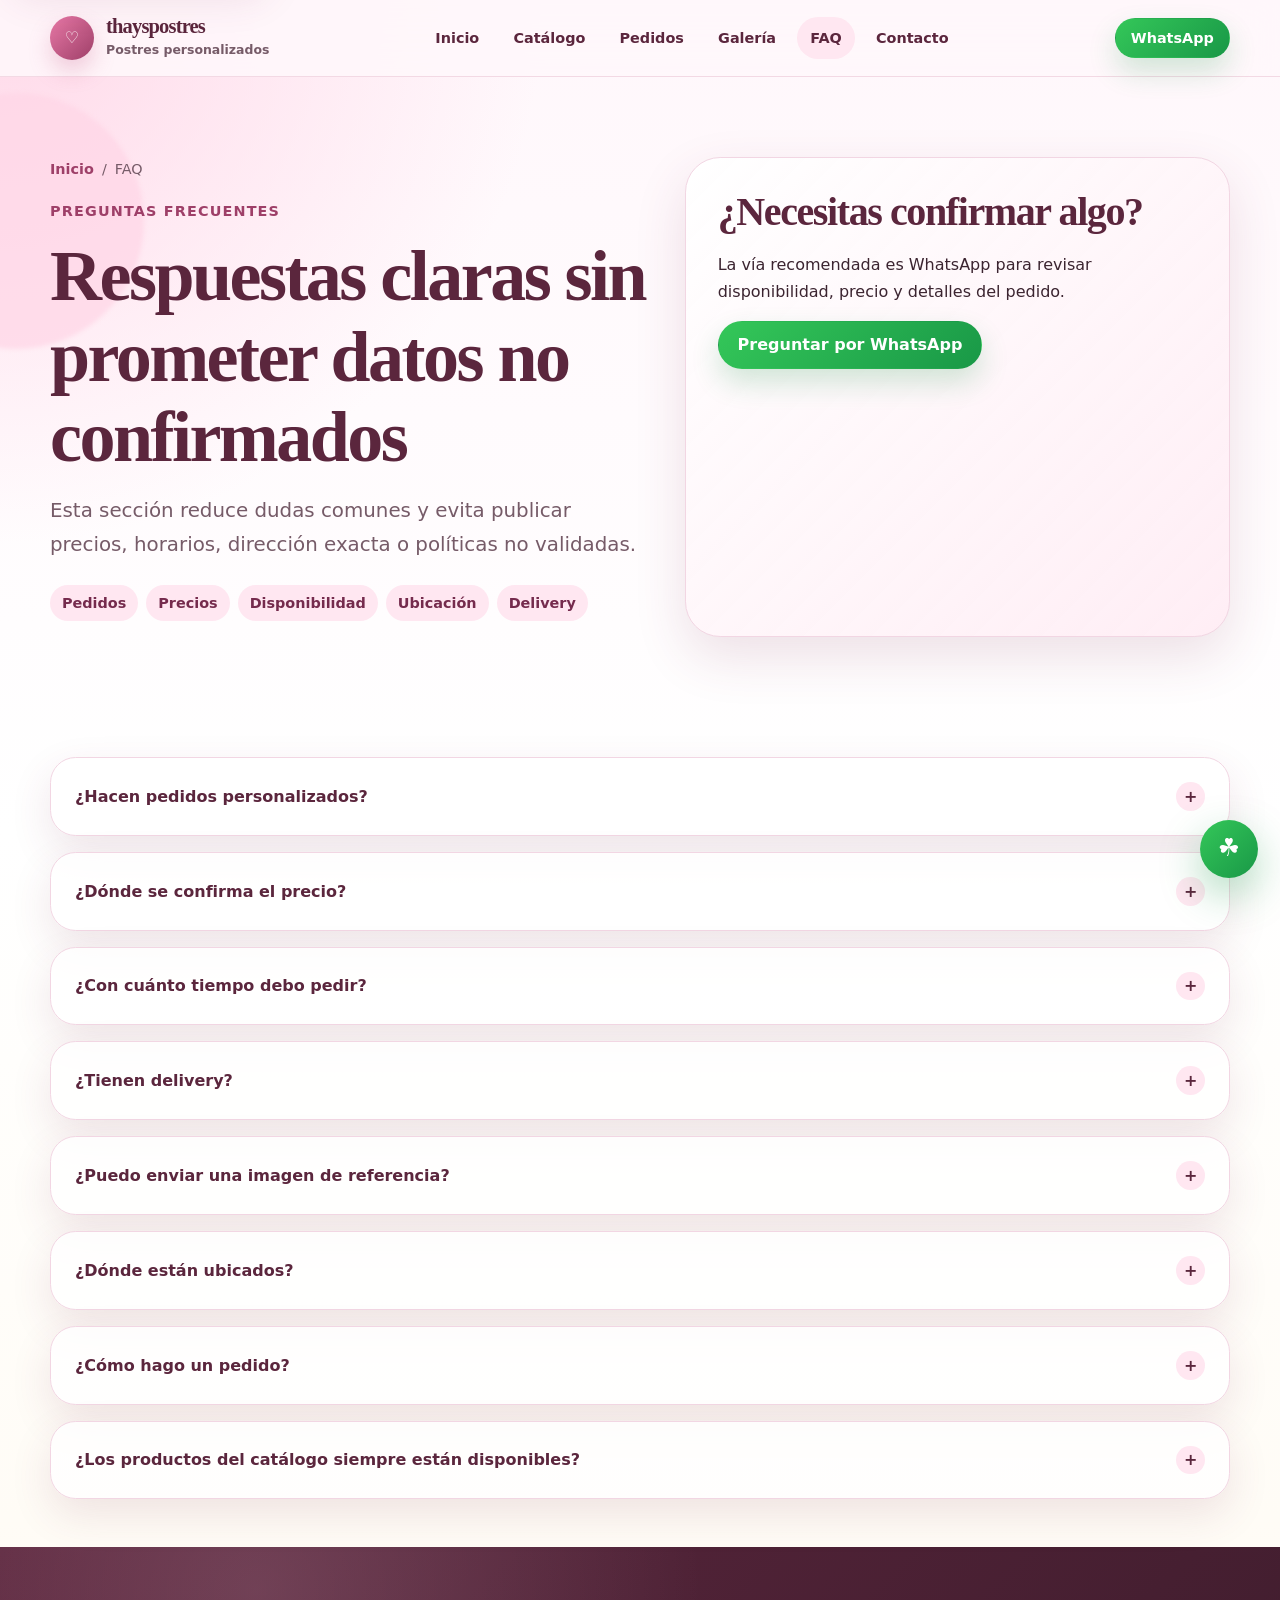
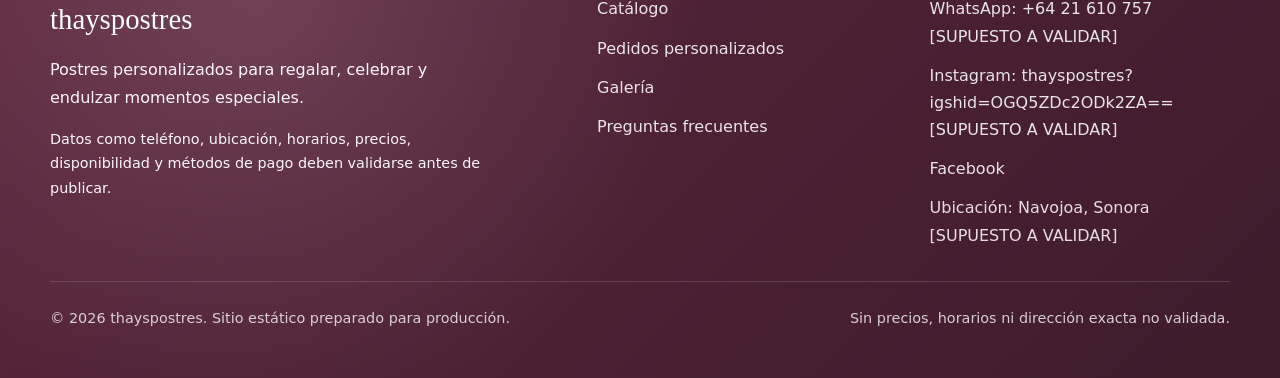
<file: faq.html>
<!DOCTYPE html>
<html lang="es">
<head>
  <meta charset="UTF-8">
  <meta name="viewport" content="width=device-width, initial-scale=1.0">
  <title>Preguntas frecuentes | thayspostres</title>
  <meta name="description" content="Preguntas frecuentes de thayspostres con respuestas seguras sobre pedidos, precios, disponibilidad y contacto.">
  <link rel="canonical" href="https://example.com/thayspostres/faq.html">
  <meta property="og:title" content="Preguntas frecuentes | thayspostres">
  <meta property="og:description" content="Preguntas frecuentes de thayspostres con respuestas seguras sobre pedidos, precios, disponibilidad y contacto.">
  <meta property="og:type" content="website">
  <meta property="og:url" content="https://example.com/thayspostres/faq.html">
  <meta property="og:image" content="assets/img/brand/og-thayspostres.svg">
  <meta property="og:site_name" content="thayspostres">
  <meta name="theme-color" content="#e879a7">
  <link rel="manifest" href="site.webmanifest">
  <link rel="icon" href="assets/img/brand/logo-thayspostres.svg" type="image/svg+xml">
  <link rel="stylesheet" href="assets/css/variables.css">
  <link rel="stylesheet" href="assets/css/base.css">
  <link rel="stylesheet" href="assets/css/layout.css">
  <link rel="stylesheet" href="assets/css/components.css">
  <link rel="stylesheet" href="assets/css/pages.css">
  <link rel="stylesheet" href="assets/css/responsive.css">
</head>
<body>
  <a class="skip-link" href="#contenido">Saltar al contenido principal</a>
  <header class="site-header">
    <div class="container site-header__inner">
      <a class="brand" href="index.html" aria-label="Ir al inicio de thayspostres">
        <span class="brand__mark" aria-hidden="true">♡</span>
        <span>
          <span class="brand__name">thayspostres</span>
          <span class="brand__tagline">Postres personalizados</span>
        </span>
      </a>

      <button class="nav-toggle" type="button" data-nav-toggle aria-label="Abrir menú" aria-expanded="false" aria-controls="site-nav">
        <span class="nav-toggle__icon" aria-hidden="true"></span>
      </button>

      <nav class="site-nav" id="site-nav" data-site-nav aria-label="Navegación principal">
        <ul class="site-nav__list">
          <li><a class="site-nav__link" data-nav-link href="index.html">Inicio</a></li>
          <li><a class="site-nav__link" data-nav-link href="catalogo.html">Catálogo</a></li>
          <li><a class="site-nav__link" data-nav-link href="pedidos.html">Pedidos</a></li>
          <li><a class="site-nav__link" data-nav-link href="galeria.html">Galería</a></li>
          <li><a class="site-nav__link" data-nav-link href="faq.html">FAQ</a></li>
          <li><a class="site-nav__link" data-nav-link href="contacto.html">Contacto</a></li>
        </ul>
      </nav>

      <div class="header-actions">
        <a class="btn btn--whatsapp btn--small" href="#" data-whatsapp="general">WhatsApp</a>
      </div>
    </div>
  </header>

  <main id="contenido">
    <section class="page-hero">
      <div class="container page-hero__inner">
        <div class="page-hero__content">
          <nav class="breadcrumb" aria-label="Ruta de navegación">
            <a href="index.html">Inicio</a>
            <span aria-hidden="true">/</span>
            <span>FAQ</span>
          </nav>
          <span class="section__eyebrow">Preguntas frecuentes</span>
          <h1>Respuestas claras sin prometer datos no confirmados</h1>
          <p class="lead">Esta sección reduce dudas comunes y evita publicar precios, horarios, dirección exacta o políticas no validadas.</p>
          <ul class="faq-hero-list" aria-label="Temas frecuentes">
            <li>Pedidos</li>
            <li>Precios</li>
            <li>Disponibilidad</li>
            <li>Ubicación</li>
            <li>Delivery</li>
          </ul>
        </div>

        <aside class="soft-panel">
          <h2>¿Necesitas confirmar algo?</h2>
          <p>La vía recomendada es WhatsApp para revisar disponibilidad, precio y detalles del pedido.</p>
          <a class="btn btn--whatsapp" href="#" data-whatsapp="general">Preguntar por WhatsApp</a>
        </aside>
      </div>
    </section>

    <section class="section section--compact">
      <div class="container container--narrow">
        <div class="faq-list">
          <article class="faq-item">
            <button class="faq-item__button" type="button" data-faq-button aria-expanded="false" aria-controls="faq-1">
              ¿Hacen pedidos personalizados?
              <span class="faq-item__icon" aria-hidden="true">+</span>
            </button>
            <div class="faq-item__panel" id="faq-1">
              <p>Sí, el sitio está orientado a consultas de pedidos personalizados. Los productos y categorías publicados son de ejemplo y están marcados como [SUPUESTO].</p>
            </div>
          </article>

          <article class="faq-item">
            <button class="faq-item__button" type="button" data-faq-button aria-expanded="false" aria-controls="faq-2">
              ¿Dónde se confirma el precio?
              <span class="faq-item__icon" aria-hidden="true">+</span>
            </button>
            <div class="faq-item__panel" id="faq-2">
              <p>El precio se confirma por WhatsApp según producto, tamaño, cantidad, diseño y disponibilidad. No se publican precios reales porque no fueron proporcionados.</p>
            </div>
          </article>

          <article class="faq-item">
            <button class="faq-item__button" type="button" data-faq-button aria-expanded="false" aria-controls="faq-3">
              ¿Con cuánto tiempo debo pedir?
              <span class="faq-item__icon" aria-hidden="true">+</span>
            </button>
            <div class="faq-item__panel" id="faq-3">
              <p>El tiempo mínimo debe confirmarse directamente con thayspostres. No se publica un plazo garantizado porque es un dato [SUPUESTO A VALIDAR].</p>
            </div>
          </article>

          <article class="faq-item">
            <button class="faq-item__button" type="button" data-faq-button aria-expanded="false" aria-controls="faq-4">
              ¿Tienen delivery?
              <span class="faq-item__icon" aria-hidden="true">+</span>
            </button>
            <div class="faq-item__panel" id="faq-4">
              <p>La cobertura de entrega, costos y condiciones deben confirmarse por mensaje. No se inventa una zona de delivery ni un costo no validado.</p>
            </div>
          </article>

          <article class="faq-item">
            <button class="faq-item__button" type="button" data-faq-button aria-expanded="false" aria-controls="faq-5">
              ¿Puedo enviar una imagen de referencia?
              <span class="faq-item__icon" aria-hidden="true">+</span>
            </button>
            <div class="faq-item__panel" id="faq-5">
              <p>Sí. Es recomendable enviar una imagen de referencia para explicar estilo, colores o temática. La viabilidad del diseño se confirma por WhatsApp.</p>
            </div>
          </article>

          <article class="faq-item">
            <button class="faq-item__button" type="button" data-faq-button aria-expanded="false" aria-controls="faq-6">
              ¿Dónde están ubicados?
              <span class="faq-item__icon" aria-hidden="true">+</span>
            </button>
            <div class="faq-item__panel" id="faq-6">
              <p>Ubicación aproximada: <span data-brand-field="locationApprox">Navojoa, Sonora [SUPUESTO A VALIDAR]</span>. No se publica dirección exacta porque no fue confirmada.</p>
            </div>
          </article>

          <article class="faq-item">
            <button class="faq-item__button" type="button" data-faq-button aria-expanded="false" aria-controls="faq-7">
              ¿Cómo hago un pedido?
              <span class="faq-item__icon" aria-hidden="true">+</span>
            </button>
            <div class="faq-item__panel" id="faq-7">
              <p>Elige una referencia del catálogo o describe tu idea, indica fecha, cantidad y estilo deseado, y envía la consulta por WhatsApp para confirmación.</p>
            </div>
          </article>

          <article class="faq-item">
            <button class="faq-item__button" type="button" data-faq-button aria-expanded="false" aria-controls="faq-8">
              ¿Los productos del catálogo siempre están disponibles?
              <span class="faq-item__icon" aria-hidden="true">+</span>
            </button>
            <div class="faq-item__panel" id="faq-8">
              <p>No. El catálogo es una referencia inicial. La disponibilidad real se confirma por mensaje antes de agendar cualquier pedido.</p>
            </div>
          </article>
        </div>
      </div>
    </section>
  </main>

  <footer class="footer">
    <div class="container">
      <div class="footer__grid">
        <div class="footer__brand">
          <p class="footer__title">thayspostres</p>
          <p>Postres personalizados para regalar, celebrar y endulzar momentos especiales.</p>
          <p class="text-small">Datos como teléfono, ubicación, horarios, precios, disponibilidad y métodos de pago deben validarse antes de publicar.</p>
        </div>

        <div>
          <h2 class="sr-only">Secciones</h2>
          <ul class="footer__list">
            <li><a class="footer__link" href="catalogo.html">Catálogo</a></li>
            <li><a class="footer__link" href="pedidos.html">Pedidos personalizados</a></li>
            <li><a class="footer__link" href="galeria.html">Galería</a></li>
            <li><a class="footer__link" href="faq.html">Preguntas frecuentes</a></li>
          </ul>
        </div>

        <div>
          <h2 class="sr-only">Contacto</h2>
          <ul class="footer__list">
            <li><a class="footer__link" href="#" data-whatsapp="general">WhatsApp: <span data-contact-field="whatsappDisplay">[SUPUESTO A VALIDAR]</span></a></li>
            <li><a class="footer__link" href="#" data-social="instagram">Instagram: <span data-contact-field="instagramReference">[SUPUESTO A VALIDAR]</span></a></li>
            <li><a class="footer__link" href="#" data-social="facebook">Facebook</a></li>
            <li><span class="footer__link">Ubicación: <span data-brand-field="locationApprox">[SUPUESTO A VALIDAR]</span></span></li>
          </ul>
        </div>
      </div>

      <div class="footer__bottom">
        <span>© <span data-current-year></span> thayspostres. Sitio estático preparado para producción.</span>
        <span>Sin precios, horarios ni dirección exacta no validada.</span>
      </div>
    </div>
  </footer>

  <a class="whatsapp-float" href="#" data-whatsapp="general" aria-label="Contactar por WhatsApp">
    <span aria-hidden="true">☘</span>
  </a>
  <script src="assets/js/config.js"></script>
  <script src="assets/js/data-products.js"></script>
  <script src="assets/js/whatsapp.js"></script>
  <script src="assets/js/ui.js"></script>
  <script src="assets/js/catalog.js"></script>
  <script src="assets/js/main.js"></script>
</body>
</html>
</file>
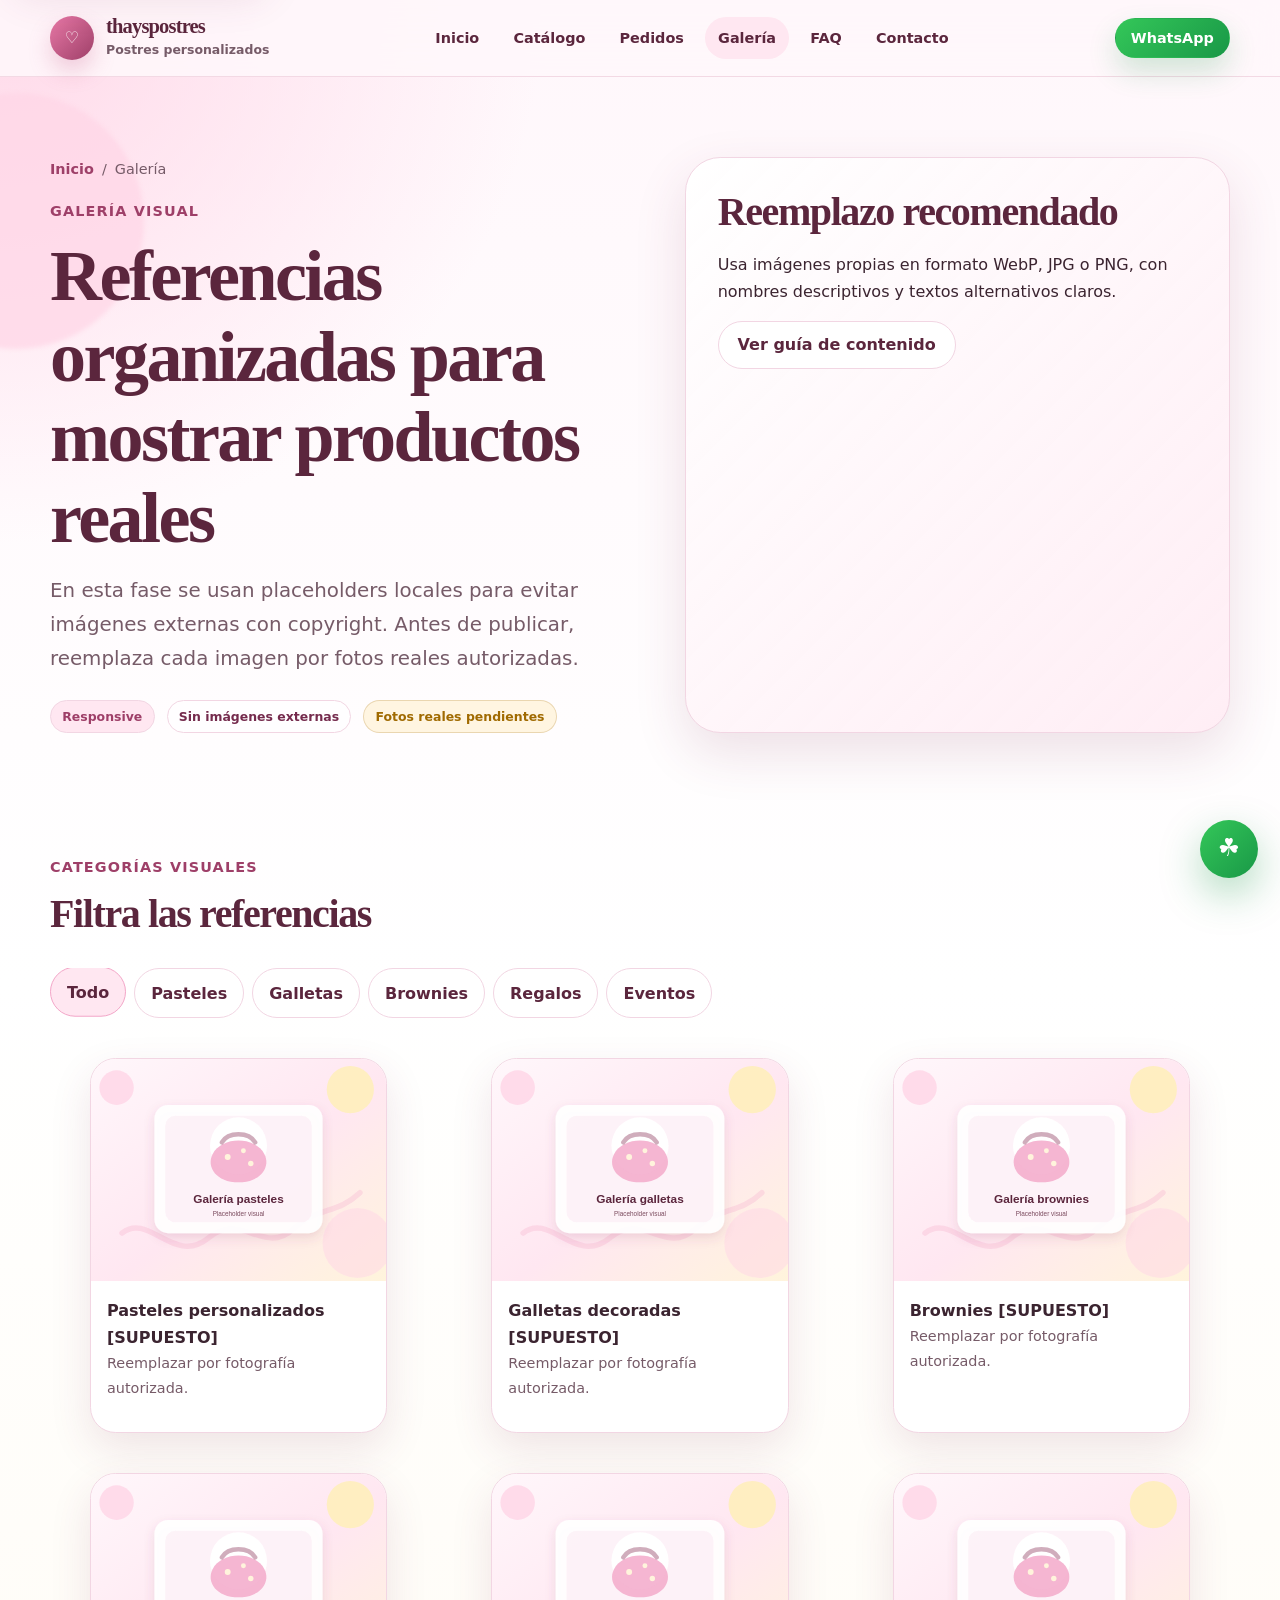
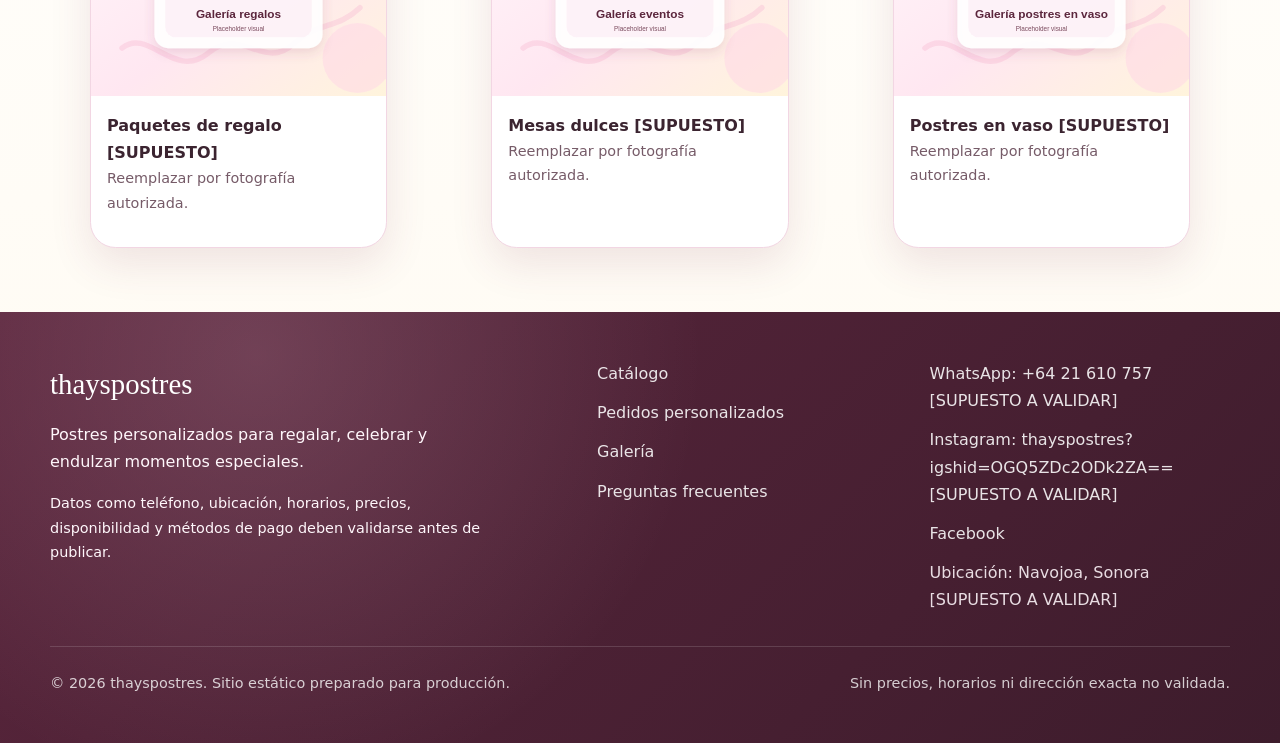
<file: galeria.html>
<!DOCTYPE html>
<html lang="es">
<head>
  <meta charset="UTF-8">
  <meta name="viewport" content="width=device-width, initial-scale=1.0">
  <title>Galería | thayspostres</title>
  <meta name="description" content="Galería organizada de placeholders locales para thayspostres, lista para reemplazarse con fotografías reales autorizadas.">
  <link rel="canonical" href="https://example.com/thayspostres/galeria.html">
  <meta property="og:title" content="Galería | thayspostres">
  <meta property="og:description" content="Galería organizada de placeholders locales para thayspostres, lista para reemplazarse con fotografías reales autorizadas.">
  <meta property="og:type" content="website">
  <meta property="og:url" content="https://example.com/thayspostres/galeria.html">
  <meta property="og:image" content="assets/img/brand/og-thayspostres.svg">
  <meta property="og:site_name" content="thayspostres">
  <meta name="theme-color" content="#e879a7">
  <link rel="manifest" href="site.webmanifest">
  <link rel="icon" href="assets/img/brand/logo-thayspostres.svg" type="image/svg+xml">
  <link rel="stylesheet" href="assets/css/variables.css">
  <link rel="stylesheet" href="assets/css/base.css">
  <link rel="stylesheet" href="assets/css/layout.css">
  <link rel="stylesheet" href="assets/css/components.css">
  <link rel="stylesheet" href="assets/css/pages.css">
  <link rel="stylesheet" href="assets/css/responsive.css">
</head>
<body>
  <a class="skip-link" href="#contenido">Saltar al contenido principal</a>
  <header class="site-header">
    <div class="container site-header__inner">
      <a class="brand" href="index.html" aria-label="Ir al inicio de thayspostres">
        <span class="brand__mark" aria-hidden="true">♡</span>
        <span>
          <span class="brand__name">thayspostres</span>
          <span class="brand__tagline">Postres personalizados</span>
        </span>
      </a>

      <button class="nav-toggle" type="button" data-nav-toggle aria-label="Abrir menú" aria-expanded="false" aria-controls="site-nav">
        <span class="nav-toggle__icon" aria-hidden="true"></span>
      </button>

      <nav class="site-nav" id="site-nav" data-site-nav aria-label="Navegación principal">
        <ul class="site-nav__list">
          <li><a class="site-nav__link" data-nav-link href="index.html">Inicio</a></li>
          <li><a class="site-nav__link" data-nav-link href="catalogo.html">Catálogo</a></li>
          <li><a class="site-nav__link" data-nav-link href="pedidos.html">Pedidos</a></li>
          <li><a class="site-nav__link" data-nav-link href="galeria.html">Galería</a></li>
          <li><a class="site-nav__link" data-nav-link href="faq.html">FAQ</a></li>
          <li><a class="site-nav__link" data-nav-link href="contacto.html">Contacto</a></li>
        </ul>
      </nav>

      <div class="header-actions">
        <a class="btn btn--whatsapp btn--small" href="#" data-whatsapp="general">WhatsApp</a>
      </div>
    </div>
  </header>

  <main id="contenido">
    <section class="page-hero">
      <div class="container page-hero__inner">
        <div class="page-hero__content">
          <nav class="breadcrumb" aria-label="Ruta de navegación">
            <a href="index.html">Inicio</a>
            <span aria-hidden="true">/</span>
            <span>Galería</span>
          </nav>
          <span class="section__eyebrow">Galería visual</span>
          <h1>Referencias organizadas para mostrar productos reales</h1>
          <p class="lead">En esta fase se usan placeholders locales para evitar imágenes externas con copyright. Antes de publicar, reemplaza cada imagen por fotos reales autorizadas.</p>
          <div class="page-hero__meta">
            <span class="badge badge--soft">Responsive</span>
            <span class="badge">Sin imágenes externas</span>
            <span class="badge badge--warning">Fotos reales pendientes</span>
          </div>
        </div>

        <aside class="soft-panel">
          <h2>Reemplazo recomendado</h2>
          <p>Usa imágenes propias en formato WebP, JPG o PNG, con nombres descriptivos y textos alternativos claros.</p>
          <a class="btn btn--secondary" href="docs/CONTENT_GUIDE.md">Ver guía de contenido</a>
        </aside>
      </div>
    </section>

    <section class="section section--compact">
      <div class="container">
        <span class="section__eyebrow">Categorías visuales</span>
        <h2>Filtra las referencias</h2>
        <div class="filter-bar" aria-label="Filtros de galería">
          <button class="filter-btn is-active" type="button" data-gallery-filter="all" aria-pressed="true">Todo</button>
          <button class="filter-btn" type="button" data-gallery-filter="pasteles" aria-pressed="false">Pasteles</button>
          <button class="filter-btn" type="button" data-gallery-filter="galletas" aria-pressed="false">Galletas</button>
          <button class="filter-btn" type="button" data-gallery-filter="brownies" aria-pressed="false">Brownies</button>
          <button class="filter-btn" type="button" data-gallery-filter="regalos" aria-pressed="false">Regalos</button>
          <button class="filter-btn" type="button" data-gallery-filter="eventos" aria-pressed="false">Eventos</button>
        </div>

        <div class="gallery-grid">
          <figure class="gallery-item" data-gallery-category="pasteles">
            <img src="assets/img/gallery/galeria-pasteles.svg" alt="Placeholder para fotografía real de pastel personalizado" loading="lazy" data-fallback="assets/img/placeholders/product-placeholder.svg">
            <figcaption class="gallery-item__caption">
              <strong>Pasteles personalizados [SUPUESTO]</strong>
              <p class="text-small text-muted">Reemplazar por fotografía autorizada.</p>
            </figcaption>
          </figure>

          <figure class="gallery-item" data-gallery-category="galletas">
            <img src="assets/img/gallery/galeria-galletas.svg" alt="Placeholder para fotografía real de galletas decoradas" loading="lazy" data-fallback="assets/img/placeholders/product-placeholder.svg">
            <figcaption class="gallery-item__caption">
              <strong>Galletas decoradas [SUPUESTO]</strong>
              <p class="text-small text-muted">Reemplazar por fotografía autorizada.</p>
            </figcaption>
          </figure>

          <figure class="gallery-item" data-gallery-category="brownies">
            <img src="assets/img/gallery/galeria-brownies.svg" alt="Placeholder para fotografía real de brownies" loading="lazy" data-fallback="assets/img/placeholders/product-placeholder.svg">
            <figcaption class="gallery-item__caption">
              <strong>Brownies [SUPUESTO]</strong>
              <p class="text-small text-muted">Reemplazar por fotografía autorizada.</p>
            </figcaption>
          </figure>

          <figure class="gallery-item" data-gallery-category="regalos">
            <img src="assets/img/gallery/galeria-regalos.svg" alt="Placeholder para fotografía real de paquete de regalo dulce" loading="lazy" data-fallback="assets/img/placeholders/product-placeholder.svg">
            <figcaption class="gallery-item__caption">
              <strong>Paquetes de regalo [SUPUESTO]</strong>
              <p class="text-small text-muted">Reemplazar por fotografía autorizada.</p>
            </figcaption>
          </figure>

          <figure class="gallery-item" data-gallery-category="eventos">
            <img src="assets/img/gallery/galeria-eventos.svg" alt="Placeholder para fotografía real de mesa dulce para evento" loading="lazy" data-fallback="assets/img/placeholders/product-placeholder.svg">
            <figcaption class="gallery-item__caption">
              <strong>Mesas dulces [SUPUESTO]</strong>
              <p class="text-small text-muted">Reemplazar por fotografía autorizada.</p>
            </figcaption>
          </figure>

          <figure class="gallery-item" data-gallery-category="pasteles">
            <img src="assets/img/gallery/galeria-postres-vaso.svg" alt="Placeholder para fotografía real de postres en vaso" loading="lazy" data-fallback="assets/img/placeholders/product-placeholder.svg">
            <figcaption class="gallery-item__caption">
              <strong>Postres en vaso [SUPUESTO]</strong>
              <p class="text-small text-muted">Reemplazar por fotografía autorizada.</p>
            </figcaption>
          </figure>
        </div>
      </div>
    </section>
  </main>

  <footer class="footer">
    <div class="container">
      <div class="footer__grid">
        <div class="footer__brand">
          <p class="footer__title">thayspostres</p>
          <p>Postres personalizados para regalar, celebrar y endulzar momentos especiales.</p>
          <p class="text-small">Datos como teléfono, ubicación, horarios, precios, disponibilidad y métodos de pago deben validarse antes de publicar.</p>
        </div>

        <div>
          <h2 class="sr-only">Secciones</h2>
          <ul class="footer__list">
            <li><a class="footer__link" href="catalogo.html">Catálogo</a></li>
            <li><a class="footer__link" href="pedidos.html">Pedidos personalizados</a></li>
            <li><a class="footer__link" href="galeria.html">Galería</a></li>
            <li><a class="footer__link" href="faq.html">Preguntas frecuentes</a></li>
          </ul>
        </div>

        <div>
          <h2 class="sr-only">Contacto</h2>
          <ul class="footer__list">
            <li><a class="footer__link" href="#" data-whatsapp="general">WhatsApp: <span data-contact-field="whatsappDisplay">[SUPUESTO A VALIDAR]</span></a></li>
            <li><a class="footer__link" href="#" data-social="instagram">Instagram: <span data-contact-field="instagramReference">[SUPUESTO A VALIDAR]</span></a></li>
            <li><a class="footer__link" href="#" data-social="facebook">Facebook</a></li>
            <li><span class="footer__link">Ubicación: <span data-brand-field="locationApprox">[SUPUESTO A VALIDAR]</span></span></li>
          </ul>
        </div>
      </div>

      <div class="footer__bottom">
        <span>© <span data-current-year></span> thayspostres. Sitio estático preparado para producción.</span>
        <span>Sin precios, horarios ni dirección exacta no validada.</span>
      </div>
    </div>
  </footer>

  <a class="whatsapp-float" href="#" data-whatsapp="general" aria-label="Contactar por WhatsApp">
    <span aria-hidden="true">☘</span>
  </a>
  <script src="assets/js/config.js"></script>
  <script src="assets/js/data-products.js"></script>
  <script src="assets/js/whatsapp.js"></script>
  <script src="assets/js/ui.js"></script>
  <script src="assets/js/catalog.js"></script>
  <script src="assets/js/main.js"></script>
</body>
</html>
</file>
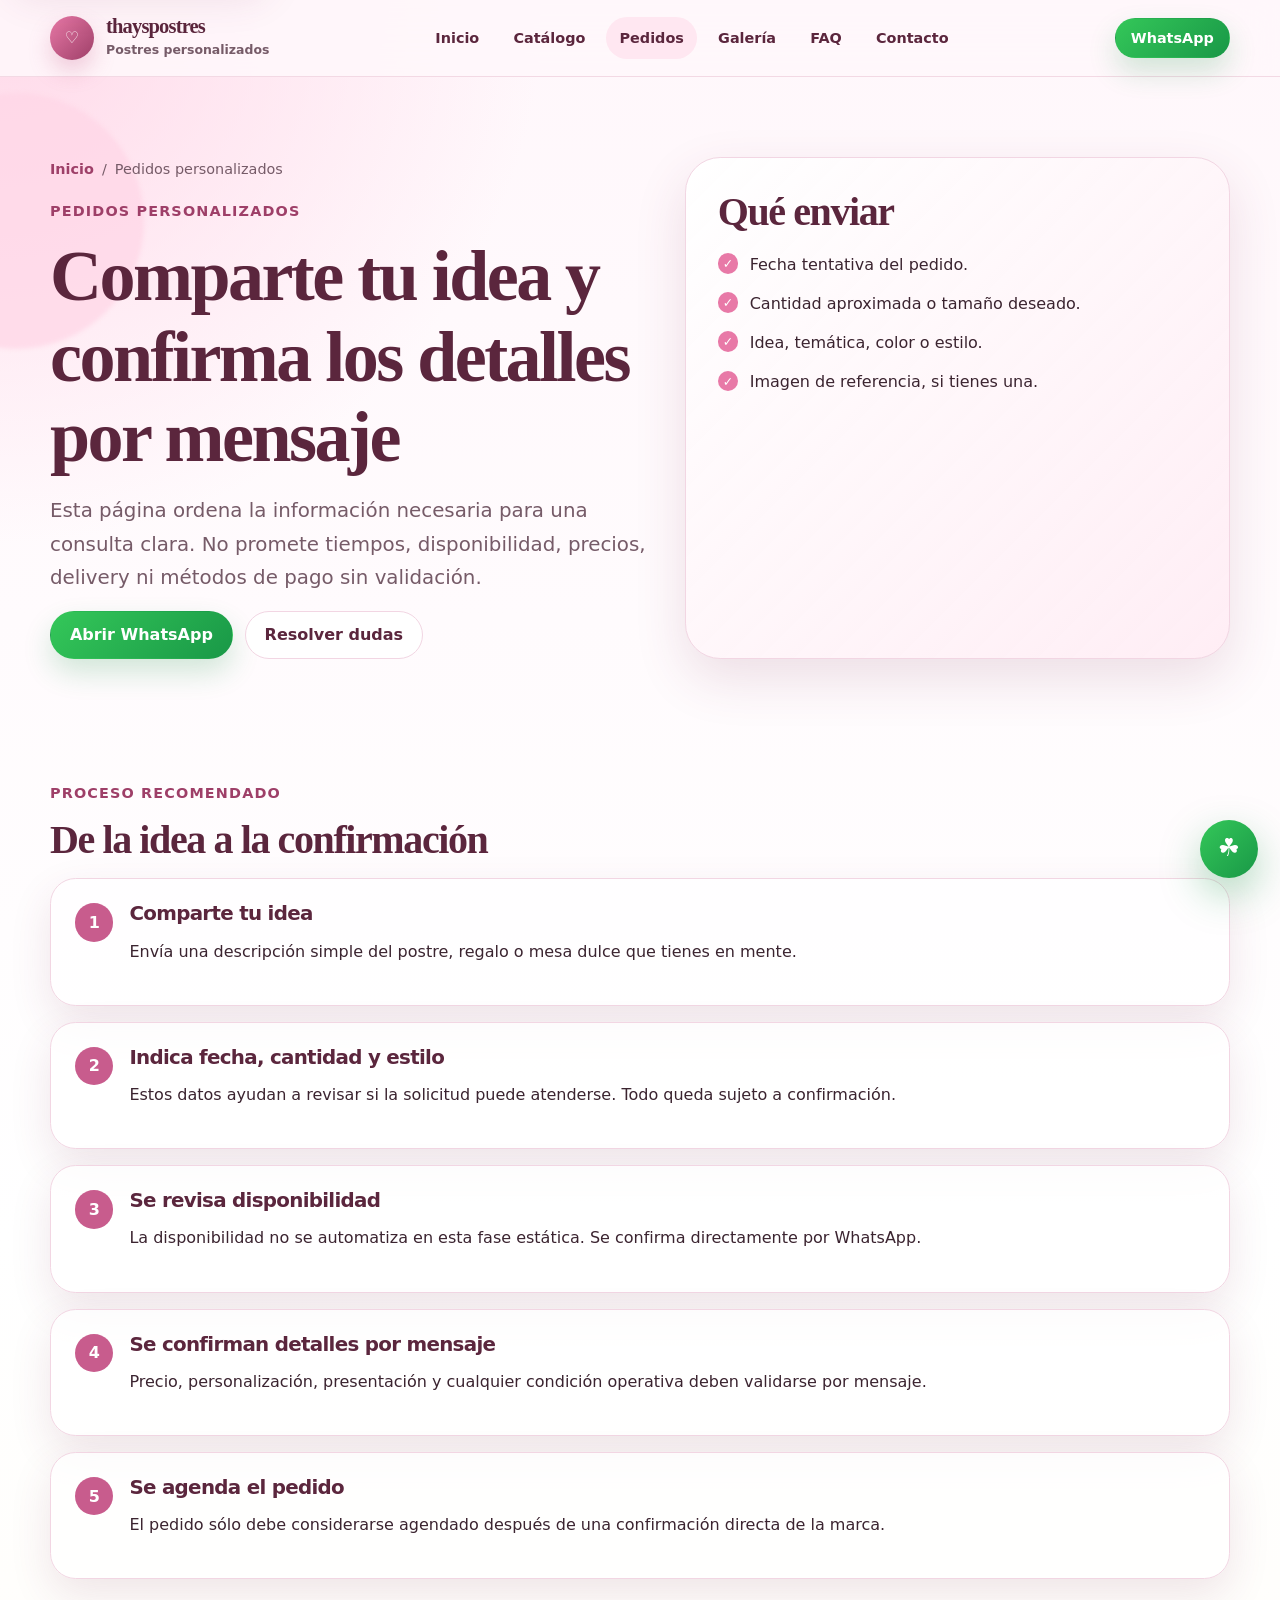
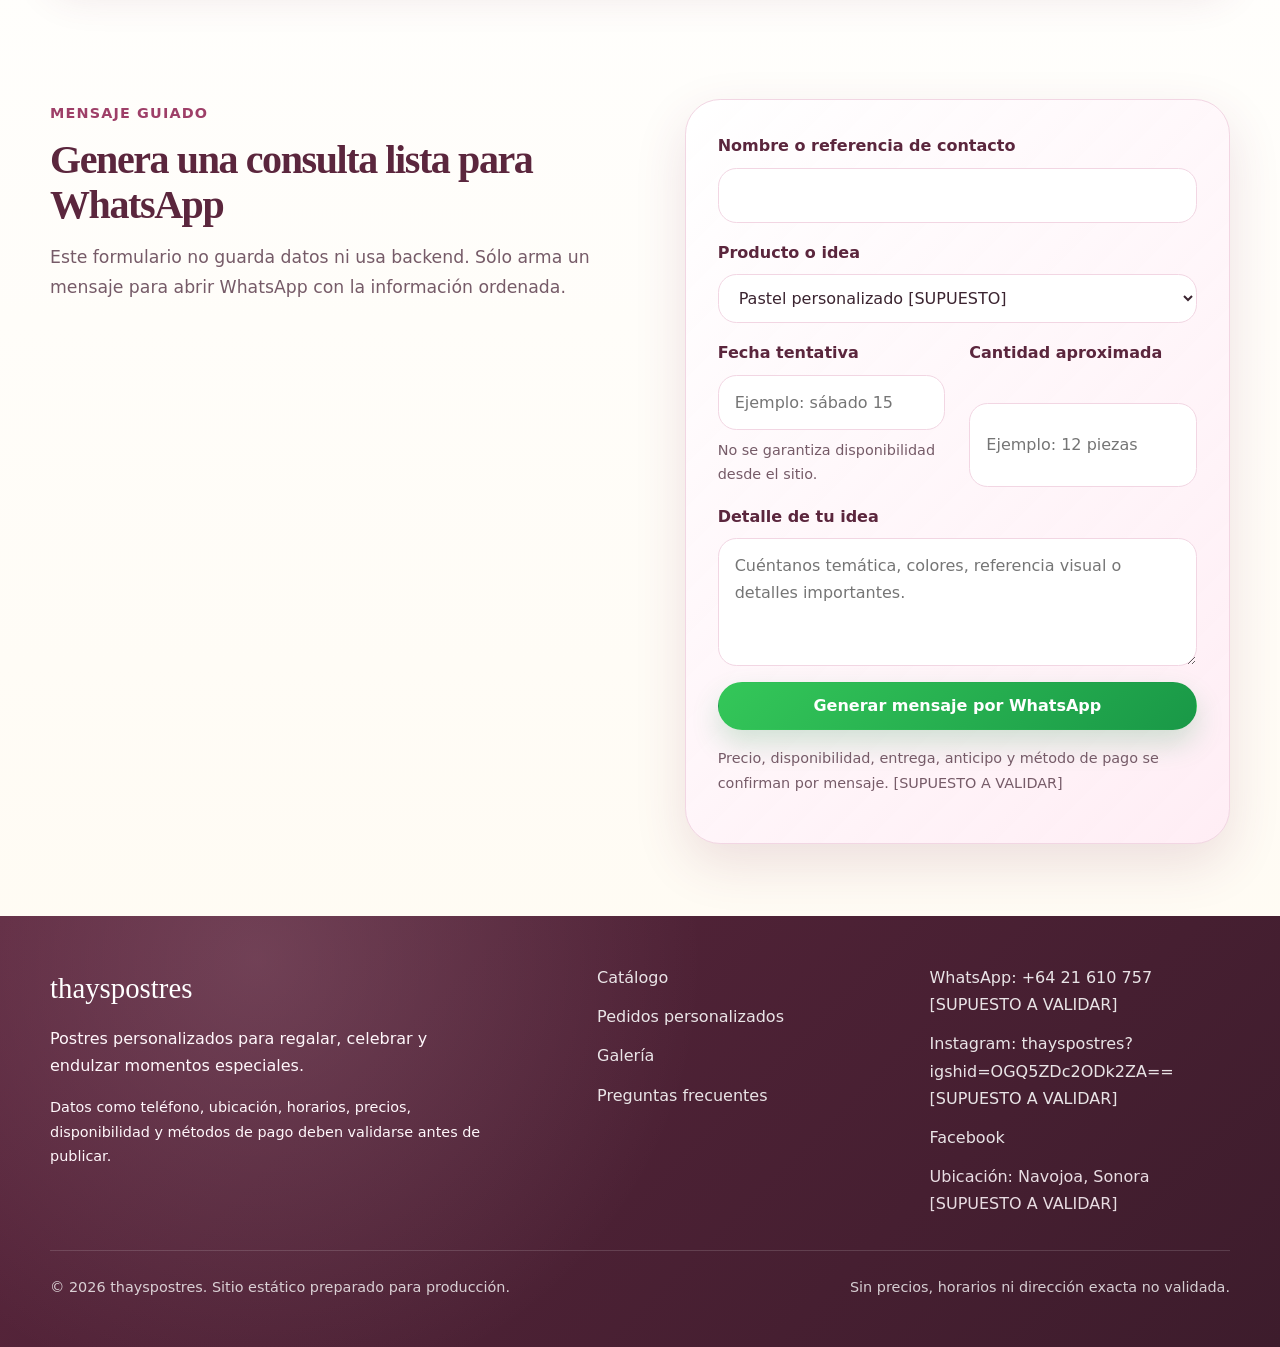
<file: pedidos.html>
<!DOCTYPE html>
<html lang="es">
<head>
  <meta charset="UTF-8">
  <meta name="viewport" content="width=device-width, initial-scale=1.0">
  <title>Pedidos personalizados | thayspostres</title>
  <meta name="description" content="Proceso seguro para consultar pedidos personalizados de thayspostres por WhatsApp sin precios ni tiempos garantizados.">
  <link rel="canonical" href="https://example.com/thayspostres/pedidos.html">
  <meta property="og:title" content="Pedidos personalizados | thayspostres">
  <meta property="og:description" content="Proceso seguro para consultar pedidos personalizados de thayspostres por WhatsApp sin precios ni tiempos garantizados.">
  <meta property="og:type" content="website">
  <meta property="og:url" content="https://example.com/thayspostres/pedidos.html">
  <meta property="og:image" content="assets/img/brand/og-thayspostres.svg">
  <meta property="og:site_name" content="thayspostres">
  <meta name="theme-color" content="#e879a7">
  <link rel="manifest" href="site.webmanifest">
  <link rel="icon" href="assets/img/brand/logo-thayspostres.svg" type="image/svg+xml">
  <link rel="stylesheet" href="assets/css/variables.css">
  <link rel="stylesheet" href="assets/css/base.css">
  <link rel="stylesheet" href="assets/css/layout.css">
  <link rel="stylesheet" href="assets/css/components.css">
  <link rel="stylesheet" href="assets/css/pages.css">
  <link rel="stylesheet" href="assets/css/responsive.css">
</head>
<body>
  <a class="skip-link" href="#contenido">Saltar al contenido principal</a>
  <header class="site-header">
    <div class="container site-header__inner">
      <a class="brand" href="index.html" aria-label="Ir al inicio de thayspostres">
        <span class="brand__mark" aria-hidden="true">♡</span>
        <span>
          <span class="brand__name">thayspostres</span>
          <span class="brand__tagline">Postres personalizados</span>
        </span>
      </a>

      <button class="nav-toggle" type="button" data-nav-toggle aria-label="Abrir menú" aria-expanded="false" aria-controls="site-nav">
        <span class="nav-toggle__icon" aria-hidden="true"></span>
      </button>

      <nav class="site-nav" id="site-nav" data-site-nav aria-label="Navegación principal">
        <ul class="site-nav__list">
          <li><a class="site-nav__link" data-nav-link href="index.html">Inicio</a></li>
          <li><a class="site-nav__link" data-nav-link href="catalogo.html">Catálogo</a></li>
          <li><a class="site-nav__link" data-nav-link href="pedidos.html">Pedidos</a></li>
          <li><a class="site-nav__link" data-nav-link href="galeria.html">Galería</a></li>
          <li><a class="site-nav__link" data-nav-link href="faq.html">FAQ</a></li>
          <li><a class="site-nav__link" data-nav-link href="contacto.html">Contacto</a></li>
        </ul>
      </nav>

      <div class="header-actions">
        <a class="btn btn--whatsapp btn--small" href="#" data-whatsapp="general">WhatsApp</a>
      </div>
    </div>
  </header>

  <main id="contenido">
    <section class="page-hero">
      <div class="container page-hero__inner">
        <div class="page-hero__content">
          <nav class="breadcrumb" aria-label="Ruta de navegación">
            <a href="index.html">Inicio</a>
            <span aria-hidden="true">/</span>
            <span>Pedidos personalizados</span>
          </nav>
          <span class="section__eyebrow">Pedidos personalizados</span>
          <h1>Comparte tu idea y confirma los detalles por mensaje</h1>
          <p class="lead">Esta página ordena la información necesaria para una consulta clara. No promete tiempos, disponibilidad, precios, delivery ni métodos de pago sin validación.</p>
          <div class="btn-group">
            <a class="btn btn--whatsapp" href="#" data-whatsapp="custom-order">Abrir WhatsApp</a>
            <a class="btn btn--secondary" href="faq.html">Resolver dudas</a>
          </div>
        </div>

        <aside class="soft-panel">
          <h2>Qué enviar</h2>
          <ul class="check-list">
            <li>Fecha tentativa del pedido.</li>
            <li>Cantidad aproximada o tamaño deseado.</li>
            <li>Idea, temática, color o estilo.</li>
            <li>Imagen de referencia, si tienes una.</li>
          </ul>
        </aside>
      </div>
    </section>

    <section class="section section--compact">
      <div class="container">
        <span class="section__eyebrow">Proceso recomendado</span>
        <h2>De la idea a la confirmación</h2>
        <ol class="step-list">
          <li class="step">
            <div>
              <h3>Comparte tu idea</h3>
              <p>Envía una descripción simple del postre, regalo o mesa dulce que tienes en mente.</p>
            </div>
          </li>
          <li class="step">
            <div>
              <h3>Indica fecha, cantidad y estilo</h3>
              <p>Estos datos ayudan a revisar si la solicitud puede atenderse. Todo queda sujeto a confirmación.</p>
            </div>
          </li>
          <li class="step">
            <div>
              <h3>Se revisa disponibilidad</h3>
              <p>La disponibilidad no se automatiza en esta fase estática. Se confirma directamente por WhatsApp.</p>
            </div>
          </li>
          <li class="step">
            <div>
              <h3>Se confirman detalles por mensaje</h3>
              <p>Precio, personalización, presentación y cualquier condición operativa deben validarse por mensaje.</p>
            </div>
          </li>
          <li class="step">
            <div>
              <h3>Se agenda el pedido</h3>
              <p>El pedido sólo debe considerarse agendado después de una confirmación directa de la marca.</p>
            </div>
          </li>
        </ol>
      </div>
    </section>

    <section class="section">
      <div class="container contact-layout">
        <div>
          <span class="section__eyebrow">Mensaje guiado</span>
          <h2>Genera una consulta lista para WhatsApp</h2>
          <p class="section__intro">Este formulario no guarda datos ni usa backend. Sólo arma un mensaje para abrir WhatsApp con la información ordenada.</p>
        </div>

        <form class="form soft-panel" data-whatsapp-form novalidate>
          <div class="form__group">
            <label for="nombre">Nombre o referencia de contacto</label>
            <input id="nombre" name="nombre" type="text" minlength="2" maxlength="80" required autocomplete="name">
          </div>

          <div class="form__group">
            <label for="producto">Producto o idea</label>
            <select id="producto" name="producto" required>
              <option value="Pastel personalizado">Pastel personalizado [SUPUESTO]</option>
              <option value="Brownies">Brownies [SUPUESTO]</option>
              <option value="Galletas decoradas">Galletas decoradas [SUPUESTO]</option>
              <option value="Postre en vaso">Postre en vaso [SUPUESTO]</option>
              <option value="Paquete de regalo">Paquete de regalo [SUPUESTO]</option>
              <option value="Mesa dulce">Mesa dulce [SUPUESTO]</option>
              <option value="Pedido personalizado">Otro pedido personalizado</option>
            </select>
          </div>

          <div class="grid grid--2">
            <div class="form__group">
              <label for="fecha">Fecha tentativa</label>
              <input id="fecha" name="fecha" type="text" maxlength="60" placeholder="Ejemplo: sábado 15">
              <span class="form__hint">No se garantiza disponibilidad desde el sitio.</span>
            </div>

            <div class="form__group">
              <label for="cantidad">Cantidad aproximada</label>
              <input id="cantidad" name="cantidad" type="text" maxlength="60" placeholder="Ejemplo: 12 piezas">
            </div>
          </div>

          <div class="form__group">
            <label for="detalle">Detalle de tu idea</label>
            <textarea id="detalle" name="detalle" minlength="12" maxlength="700" required placeholder="Cuéntanos temática, colores, referencia visual o detalles importantes."></textarea>
          </div>

          <p class="form__error" data-form-error role="alert"></p>
          <button class="btn btn--whatsapp" type="submit">Generar mensaje por WhatsApp</button>
          <p class="form__hint">Precio, disponibilidad, entrega, anticipo y método de pago se confirman por mensaje. [SUPUESTO A VALIDAR]</p>
        </form>
      </div>
    </section>
  </main>

  <footer class="footer">
    <div class="container">
      <div class="footer__grid">
        <div class="footer__brand">
          <p class="footer__title">thayspostres</p>
          <p>Postres personalizados para regalar, celebrar y endulzar momentos especiales.</p>
          <p class="text-small">Datos como teléfono, ubicación, horarios, precios, disponibilidad y métodos de pago deben validarse antes de publicar.</p>
        </div>

        <div>
          <h2 class="sr-only">Secciones</h2>
          <ul class="footer__list">
            <li><a class="footer__link" href="catalogo.html">Catálogo</a></li>
            <li><a class="footer__link" href="pedidos.html">Pedidos personalizados</a></li>
            <li><a class="footer__link" href="galeria.html">Galería</a></li>
            <li><a class="footer__link" href="faq.html">Preguntas frecuentes</a></li>
          </ul>
        </div>

        <div>
          <h2 class="sr-only">Contacto</h2>
          <ul class="footer__list">
            <li><a class="footer__link" href="#" data-whatsapp="general">WhatsApp: <span data-contact-field="whatsappDisplay">[SUPUESTO A VALIDAR]</span></a></li>
            <li><a class="footer__link" href="#" data-social="instagram">Instagram: <span data-contact-field="instagramReference">[SUPUESTO A VALIDAR]</span></a></li>
            <li><a class="footer__link" href="#" data-social="facebook">Facebook</a></li>
            <li><span class="footer__link">Ubicación: <span data-brand-field="locationApprox">[SUPUESTO A VALIDAR]</span></span></li>
          </ul>
        </div>
      </div>

      <div class="footer__bottom">
        <span>© <span data-current-year></span> thayspostres. Sitio estático preparado para producción.</span>
        <span>Sin precios, horarios ni dirección exacta no validada.</span>
      </div>
    </div>
  </footer>

  <a class="whatsapp-float" href="#" data-whatsapp="general" aria-label="Contactar por WhatsApp">
    <span aria-hidden="true">☘</span>
  </a>
  <script src="assets/js/config.js"></script>
  <script src="assets/js/data-products.js"></script>
  <script src="assets/js/whatsapp.js"></script>
  <script src="assets/js/ui.js"></script>
  <script src="assets/js/catalog.js"></script>
  <script src="assets/js/main.js"></script>
</body>
</html>
</file>
<file: assets/css/variables.css>
/* ==========================================================================
   thayspostres · Variables globales
   ========================================================================== */

:root {
  --color-primary-50: #fff7fb;
  --color-primary-100: #ffe7f1;
  --color-primary-200: #ffd6e7;
  --color-primary-300: #f8bfd6;
  --color-primary-400: #f3a6c8;
  --color-primary-500: #e879a7;
  --color-primary-600: #c85c8d;
  --color-primary-700: #9e3f68;
  --color-primary-800: #752b4d;
  --color-primary-900: #5b263d;

  --color-cream-50: #fffaf0;
  --color-cream-100: #fff4dc;
  --color-cream-200: #ffe9b7;

  --color-brown-500: #9b634c;
  --color-brown-700: #6f3f30;

  --color-white: #ffffff;
  --color-text: #3b2430;
  --color-muted: #765b68;
  --color-soft: #fff9fc;
  --color-border: #f2d6e3;
  --color-success: #2f7d54;
  --color-warning: #a06a00;
  --color-danger: #ad2f4f;

  --font-base: "Segoe UI", system-ui, -apple-system, BlinkMacSystemFont, "Helvetica Neue", Arial, sans-serif;
  --font-display: Georgia, "Times New Roman", serif;

  --font-size-xs: 0.78rem;
  --font-size-sm: 0.9rem;
  --font-size-base: 1rem;
  --font-size-md: 1.08rem;
  --font-size-lg: 1.24rem;
  --font-size-xl: clamp(1.6rem, 5vw, 2.5rem);
  --font-size-2xl: clamp(2.15rem, 8vw, 4.5rem);

  --line-height-tight: 1.12;
  --line-height-base: 1.7;

  --spacing-2xs: 0.25rem;
  --spacing-xs: 0.5rem;
  --spacing-sm: 0.75rem;
  --spacing-md: 1rem;
  --spacing-lg: 1.5rem;
  --spacing-xl: 2rem;
  --spacing-2xl: 3rem;
  --spacing-3xl: 4.5rem;

  --radius-xs: 0.5rem;
  --radius-sm: 0.8rem;
  --radius-md: 1.15rem;
  --radius-lg: 1.6rem;
  --radius-xl: 2.2rem;
  --radius-pill: 999px;

  --shadow-soft: 0 1rem 2.6rem rgba(126, 49, 82, 0.12);
  --shadow-card: 0 1.25rem 3.25rem rgba(126, 49, 82, 0.14);
  --shadow-focus: 0 0 0 0.22rem rgba(232, 121, 167, 0.35);

  --container: 1180px;
  --container-narrow: 850px;
  --header-height: 76px;

  --transition-fast: 160ms ease;
  --transition-base: 240ms ease;
}
</file>
<file: assets/css/base.css>
/* ==========================================================================
   thayspostres · Base
   ========================================================================== */

*,
*::before,
*::after {
  box-sizing: border-box;
}

html {
  min-width: 320px;
  scroll-behavior: smooth;
  text-size-adjust: 100%;
}

body {
  margin: 0;
  min-height: 100vh;
  font-family: var(--font-base);
  font-size: var(--font-size-base);
  line-height: var(--line-height-base);
  color: var(--color-text);
  background:
    radial-gradient(circle at top left, rgba(255, 214, 231, 0.9), transparent 34rem),
    linear-gradient(180deg, var(--color-primary-50), var(--color-white) 42%, var(--color-cream-50));
}

body.nav-open {
  overflow: hidden;
}

img,
svg {
  display: block;
  max-width: 100%;
}

img {
  height: auto;
}

a {
  color: inherit;
  text-decoration: none;
}

button,
input,
textarea,
select {
  font: inherit;
}

button {
  cursor: pointer;
}

input,
textarea,
select {
  width: 100%;
}

textarea {
  resize: vertical;
}

h1,
h2,
h3,
h4,
p,
figure,
blockquote,
ul,
ol {
  margin-top: 0;
}

h1,
h2,
h3 {
  color: var(--color-primary-900);
  line-height: var(--line-height-tight);
  letter-spacing: -0.035em;
}

h1 {
  margin-bottom: var(--spacing-md);
  font-family: var(--font-display);
  font-size: var(--font-size-2xl);
}

h2 {
  margin-bottom: var(--spacing-md);
  font-family: var(--font-display);
  font-size: var(--font-size-xl);
}

h3 {
  margin-bottom: var(--spacing-sm);
  font-size: var(--font-size-lg);
}

p {
  margin-bottom: var(--spacing-md);
}

ul,
ol {
  padding-left: 1.3rem;
}

::selection {
  color: var(--color-primary-900);
  background: var(--color-primary-200);
}

:focus-visible {
  outline: none;
  box-shadow: var(--shadow-focus);
}

.skip-link {
  position: fixed;
  top: var(--spacing-sm);
  left: var(--spacing-sm);
  z-index: 1000;
  transform: translateY(-160%);
  padding: var(--spacing-sm) var(--spacing-md);
  border-radius: var(--radius-pill);
  color: var(--color-primary-900);
  background: var(--color-white);
  box-shadow: var(--shadow-soft);
  transition: transform var(--transition-fast);
}

.skip-link:focus {
  transform: translateY(0);
}

.sr-only {
  position: absolute;
  width: 1px;
  height: 1px;
  overflow: hidden;
  clip: rect(0, 0, 0, 0);
  white-space: nowrap;
}

.container {
  width: min(100% - 2rem, var(--container));
  margin-inline: auto;
}

.container--narrow {
  width: min(100% - 2rem, var(--container-narrow));
  margin-inline: auto;
}

.section {
  padding: var(--spacing-3xl) 0;
}

.section--compact {
  padding: var(--spacing-2xl) 0;
}

.section__eyebrow {
  display: inline-flex;
  align-items: center;
  gap: var(--spacing-xs);
  margin-bottom: var(--spacing-sm);
  color: var(--color-primary-700);
  font-size: var(--font-size-sm);
  font-weight: 800;
  letter-spacing: 0.08em;
  text-transform: uppercase;
}

.section__intro {
  max-width: 720px;
  color: var(--color-muted);
  font-size: var(--font-size-md);
}

.lead {
  color: var(--color-muted);
  font-size: clamp(1.06rem, 3vw, 1.24rem);
}

.text-muted {
  color: var(--color-muted);
}

.text-small {
  font-size: var(--font-size-sm);
}

.notice {
  padding: var(--spacing-md);
  border: 1px solid var(--color-border);
  border-radius: var(--radius-md);
  color: var(--color-muted);
  background: rgba(255, 255, 255, 0.7);
}

.assumption-note {
  color: var(--color-warning);
  font-size: var(--font-size-sm);
  font-weight: 700;
}

.no-scroll {
  overflow: hidden;
}

@media (prefers-reduced-motion: reduce) {
  *,
  *::before,
  *::after {
    scroll-behavior: auto;
    transition-duration: 0.001ms !important;
    animation-duration: 0.001ms !important;
    animation-iteration-count: 1 !important;
  }
}
</file>
<file: assets/css/layout.css>
/* ==========================================================================
   thayspostres · Layout
   ========================================================================== */

.site-header {
  position: sticky;
  top: 0;
  z-index: 100;
  min-height: var(--header-height);
  border-bottom: 1px solid rgba(242, 214, 227, 0.9);
  background: rgba(255, 247, 251, 0.88);
  backdrop-filter: blur(18px);
}

.site-header__inner {
  display: flex;
  align-items: center;
  justify-content: space-between;
  min-height: var(--header-height);
  gap: var(--spacing-md);
}

.brand {
  display: inline-flex;
  align-items: center;
  gap: var(--spacing-sm);
  min-width: 0;
  font-weight: 900;
  color: var(--color-primary-900);
}

.brand__mark {
  display: grid;
  place-items: center;
  width: 2.75rem;
  height: 2.75rem;
  flex: 0 0 auto;
  border-radius: 50%;
  color: var(--color-white);
  background: linear-gradient(135deg, var(--color-primary-500), var(--color-primary-700));
  box-shadow: 0 0.7rem 1.4rem rgba(200, 92, 141, 0.28);
}

.brand__name {
  display: block;
  font-family: var(--font-display);
  font-size: 1.28rem;
  line-height: 1;
  letter-spacing: -0.04em;
}

.brand__tagline {
  display: block;
  margin-top: 0.18rem;
  color: var(--color-muted);
  font-size: var(--font-size-xs);
  font-weight: 700;
}

.nav-toggle {
  display: inline-flex;
  align-items: center;
  justify-content: center;
  width: 2.85rem;
  height: 2.85rem;
  border: 1px solid var(--color-border);
  border-radius: var(--radius-pill);
  color: var(--color-primary-900);
  background: var(--color-white);
}

.nav-toggle__icon,
.nav-toggle__icon::before,
.nav-toggle__icon::after {
  display: block;
  width: 1.25rem;
  height: 0.12rem;
  border-radius: var(--radius-pill);
  background: currentColor;
  transition: transform var(--transition-base), opacity var(--transition-base);
}

.nav-toggle__icon {
  position: relative;
}

.nav-toggle__icon::before,
.nav-toggle__icon::after {
  position: absolute;
  left: 0;
  content: "";
}

.nav-toggle__icon::before {
  top: -0.42rem;
}

.nav-toggle__icon::after {
  top: 0.42rem;
}

.nav-toggle[aria-expanded="true"] .nav-toggle__icon {
  background: transparent;
}

.nav-toggle[aria-expanded="true"] .nav-toggle__icon::before {
  transform: translateY(0.42rem) rotate(45deg);
}

.nav-toggle[aria-expanded="true"] .nav-toggle__icon::after {
  transform: translateY(-0.42rem) rotate(-45deg);
}

.site-nav {
  position: fixed;
  inset: var(--header-height) 0 auto 0;
  display: none;
  padding: var(--spacing-md);
  border-bottom: 1px solid var(--color-border);
  background: rgba(255, 247, 251, 0.97);
  box-shadow: var(--shadow-soft);
}

.site-nav.is-open {
  display: block;
}

.site-nav__list {
  display: grid;
  gap: var(--spacing-xs);
  max-width: var(--container);
  margin: 0 auto;
  padding: 0;
  list-style: none;
}

.site-nav__link {
  display: flex;
  align-items: center;
  justify-content: space-between;
  min-height: 2.8rem;
  padding: var(--spacing-sm) var(--spacing-md);
  border-radius: var(--radius-pill);
  color: var(--color-primary-900);
  font-weight: 800;
}

.site-nav__link:hover,
.site-nav__link:focus-visible,
.site-nav__link.is-active {
  background: var(--color-primary-100);
}

.header-actions {
  display: none;
}

.page-hero {
  position: relative;
  overflow: hidden;
  padding: var(--spacing-3xl) 0 var(--spacing-2xl);
}

.page-hero::before {
  position: absolute;
  inset: 1rem auto auto -7rem;
  width: 16rem;
  height: 16rem;
  border-radius: 999px;
  background: rgba(255, 214, 231, 0.72);
  content: "";
  filter: blur(2px);
}

.page-hero__inner {
  position: relative;
  display: grid;
  gap: var(--spacing-xl);
}

.page-hero__content {
  max-width: 760px;
}

.page-hero__meta {
  display: flex;
  flex-wrap: wrap;
  gap: var(--spacing-sm);
  margin-top: var(--spacing-lg);
}

.grid {
  display: grid;
  gap: var(--spacing-lg);
}

.grid--2,
.grid--3,
.grid--4 {
  grid-template-columns: 1fr;
}

.split {
  display: grid;
  gap: var(--spacing-xl);
  align-items: center;
}

.footer {
  padding: var(--spacing-2xl) 0;
  color: var(--color-primary-50);
  background:
    radial-gradient(circle at 20% 10%, rgba(255, 214, 231, 0.16), transparent 28rem),
    linear-gradient(135deg, var(--color-primary-900), #3d1c2c);
}

.footer__grid {
  display: grid;
  gap: var(--spacing-xl);
}

.footer a {
  color: var(--color-white);
}

.footer__brand {
  max-width: 440px;
}

.footer__title {
  margin-bottom: var(--spacing-sm);
  color: var(--color-white);
  font-family: var(--font-display);
  font-size: 1.8rem;
}

.footer__list {
  display: grid;
  gap: var(--spacing-sm);
  margin: 0;
  padding: 0;
  list-style: none;
}

.footer__link {
  opacity: 0.88;
}

.footer__link:hover,
.footer__link:focus-visible {
  opacity: 1;
  text-decoration: underline;
  text-underline-offset: 0.25em;
}

.footer__bottom {
  display: flex;
  flex-wrap: wrap;
  gap: var(--spacing-sm);
  justify-content: space-between;
  margin-top: var(--spacing-xl);
  padding-top: var(--spacing-lg);
  border-top: 1px solid rgba(255, 255, 255, 0.14);
  color: rgba(255, 255, 255, 0.78);
  font-size: var(--font-size-sm);
}

.whatsapp-float {
  position: fixed;
  right: 1rem;
  bottom: 1rem;
  z-index: 90;
  display: inline-flex;
  align-items: center;
  justify-content: center;
  width: 3.65rem;
  height: 3.65rem;
  border-radius: 50%;
  color: var(--color-white);
  background: linear-gradient(135deg, #34c759, #199847);
  box-shadow: 0 1rem 2.5rem rgba(25, 152, 71, 0.35);
  transition: transform var(--transition-fast), box-shadow var(--transition-fast);
}

.whatsapp-float:hover,
.whatsapp-float:focus-visible {
  transform: translateY(-0.15rem);
  box-shadow: 0 1.25rem 3rem rgba(25, 152, 71, 0.45);
}

.whatsapp-float span {
  font-size: 1.55rem;
  line-height: 1;
}
</file>
<file: assets/css/components.css>
/* ==========================================================================
   thayspostres · Componentes
   ========================================================================== */

.btn {
  display: inline-flex;
  align-items: center;
  justify-content: center;
  gap: var(--spacing-xs);
  min-height: 3rem;
  padding: 0.8rem 1.18rem;
  border: 1px solid transparent;
  border-radius: var(--radius-pill);
  font-weight: 900;
  line-height: 1.15;
  text-align: center;
  transition: transform var(--transition-fast), box-shadow var(--transition-fast), background var(--transition-fast), color var(--transition-fast), border-color var(--transition-fast);
}

.btn:hover,
.btn:focus-visible {
  transform: translateY(-0.12rem);
}

.btn--primary {
  color: var(--color-white);
  background: linear-gradient(135deg, var(--color-primary-500), var(--color-primary-700));
  box-shadow: 0 0.85rem 1.8rem rgba(200, 92, 141, 0.28);
}

.btn--primary:hover,
.btn--primary:focus-visible {
  box-shadow: 0 1rem 2.2rem rgba(200, 92, 141, 0.36);
}

.btn--secondary {
  color: var(--color-primary-900);
  border-color: var(--color-border);
  background: var(--color-white);
}

.btn--secondary:hover,
.btn--secondary:focus-visible {
  border-color: var(--color-primary-300);
  background: var(--color-primary-50);
}

.btn--whatsapp {
  color: var(--color-white);
  background: linear-gradient(135deg, #34c759, #199847);
  box-shadow: 0 0.85rem 1.8rem rgba(25, 152, 71, 0.2);
}

.btn--small {
  min-height: 2.5rem;
  padding: 0.62rem 0.95rem;
  font-size: var(--font-size-sm);
}

.btn-group {
  display: flex;
  flex-wrap: wrap;
  gap: var(--spacing-sm);
  align-items: center;
}

.badge {
  display: inline-flex;
  align-items: center;
  gap: var(--spacing-2xs);
  min-height: 1.85rem;
  padding: 0.32rem 0.7rem;
  border: 1px solid var(--color-border);
  border-radius: var(--radius-pill);
  color: var(--color-primary-800);
  background: rgba(255, 255, 255, 0.76);
  font-size: var(--font-size-xs);
  font-weight: 900;
}

.badge--soft {
  color: var(--color-primary-700);
  background: var(--color-primary-100);
}

.badge--warning {
  color: var(--color-warning);
  border-color: rgba(160, 106, 0, 0.22);
  background: rgba(255, 244, 220, 0.86);
}

.card {
  position: relative;
  overflow: hidden;
  border: 1px solid var(--color-border);
  border-radius: var(--radius-lg);
  background: rgba(255, 255, 255, 0.82);
  box-shadow: var(--shadow-soft);
}

.card__body {
  padding: var(--spacing-lg);
}

.card__media {
  overflow: hidden;
  aspect-ratio: 4 / 3;
  background: var(--color-primary-100);
}

.card__media img {
  width: 100%;
  height: 100%;
  object-fit: cover;
}

.card__title {
  margin-bottom: var(--spacing-xs);
}

.card__text {
  color: var(--color-muted);
}

.card__meta {
  display: flex;
  flex-wrap: wrap;
  gap: var(--spacing-xs);
  margin: var(--spacing-md) 0;
}

.product-card {
  display: flex;
  flex-direction: column;
  height: 100%;
}

.product-card .card__body {
  display: flex;
  flex: 1;
  flex-direction: column;
}

.product-card .btn {
  margin-top: auto;
}

.filter-bar {
  display: flex;
  flex-wrap: nowrap;
  gap: var(--spacing-xs);
  margin: var(--spacing-xl) 0;
  padding-bottom: var(--spacing-xs);
  overflow-x: auto;
  scrollbar-width: thin;
}

.filter-btn {
  flex: 0 0 auto;
  min-height: 2.65rem;
  padding: 0.65rem 1rem;
  border: 1px solid var(--color-border);
  border-radius: var(--radius-pill);
  color: var(--color-primary-900);
  background: rgba(255, 255, 255, 0.82);
  font-weight: 900;
  transition: background var(--transition-fast), border-color var(--transition-fast), transform var(--transition-fast);
}

.filter-btn:hover,
.filter-btn:focus-visible,
.filter-btn.is-active {
  border-color: var(--color-primary-400);
  background: var(--color-primary-100);
  transform: translateY(-0.08rem);
}

.catalog-status {
  margin-bottom: var(--spacing-md);
  color: var(--color-muted);
  font-size: var(--font-size-sm);
  font-weight: 700;
}

.empty-state {
  padding: var(--spacing-xl);
  border: 1px dashed var(--color-primary-300);
  border-radius: var(--radius-lg);
  text-align: center;
  color: var(--color-muted);
  background: rgba(255, 255, 255, 0.7);
}

.step-list {
  display: grid;
  gap: var(--spacing-md);
  margin: 0;
  padding: 0;
  list-style: none;
  counter-reset: steps;
}

.step {
  position: relative;
  display: grid;
  grid-template-columns: auto 1fr;
  gap: var(--spacing-md);
  align-items: start;
  padding: var(--spacing-lg);
  border: 1px solid var(--color-border);
  border-radius: var(--radius-lg);
  background: rgba(255, 255, 255, 0.78);
  box-shadow: var(--shadow-soft);
  counter-increment: steps;
}

.step::before {
  display: grid;
  place-items: center;
  width: 2.4rem;
  height: 2.4rem;
  border-radius: 50%;
  color: var(--color-white);
  background: var(--color-primary-600);
  font-weight: 900;
  content: counter(steps);
}

.gallery-grid {
  display: grid;
  grid-template-columns: 1fr;
  gap: var(--spacing-lg);
}

.gallery-item {
  overflow: hidden;
  border: 1px solid var(--color-border);
  border-radius: var(--radius-lg);
  background: var(--color-white);
  box-shadow: var(--shadow-soft);
}

.gallery-item img {
  width: 100%;
  aspect-ratio: 4 / 3;
  object-fit: cover;
}

.gallery-item__caption {
  padding: var(--spacing-md);
}

.faq-list {
  display: grid;
  gap: var(--spacing-md);
}

.faq-item {
  border: 1px solid var(--color-border);
  border-radius: var(--radius-lg);
  background: rgba(255, 255, 255, 0.84);
  box-shadow: var(--shadow-soft);
}

.faq-item__button {
  display: flex;
  align-items: center;
  justify-content: space-between;
  width: 100%;
  gap: var(--spacing-md);
  padding: var(--spacing-lg);
  border: 0;
  color: var(--color-primary-900);
  background: transparent;
  font-weight: 900;
  text-align: left;
}

.faq-item__icon {
  display: grid;
  place-items: center;
  width: 1.8rem;
  height: 1.8rem;
  flex: 0 0 auto;
  border-radius: 50%;
  background: var(--color-primary-100);
  transition: transform var(--transition-base);
}

.faq-item__button[aria-expanded="true"] .faq-item__icon {
  transform: rotate(45deg);
}

.faq-item__panel {
  display: none;
  padding: 0 var(--spacing-lg) var(--spacing-lg);
  color: var(--color-muted);
}

.faq-item__panel.is-open {
  display: block;
}

.contact-card {
  display: grid;
  gap: var(--spacing-sm);
  padding: var(--spacing-lg);
  border: 1px solid var(--color-border);
  border-radius: var(--radius-lg);
  background: rgba(255, 255, 255, 0.82);
  box-shadow: var(--shadow-soft);
}

.contact-card__label {
  color: var(--color-muted);
  font-size: var(--font-size-sm);
  font-weight: 800;
  text-transform: uppercase;
  letter-spacing: 0.08em;
}

.form {
  display: grid;
  gap: var(--spacing-md);
}

.form__group {
  display: grid;
  gap: var(--spacing-xs);
}

.form label {
  color: var(--color-primary-900);
  font-weight: 900;
}

.form input,
.form textarea,
.form select {
  min-height: 3rem;
  padding: 0.82rem 1rem;
  border: 1px solid var(--color-border);
  border-radius: var(--radius-md);
  color: var(--color-text);
  background: var(--color-white);
  transition: border-color var(--transition-fast), box-shadow var(--transition-fast);
}

.form textarea {
  min-height: 8rem;
}

.form input:focus,
.form textarea:focus,
.form select:focus {
  outline: none;
  border-color: var(--color-primary-400);
  box-shadow: var(--shadow-focus);
}

.form__hint,
.form__error {
  font-size: var(--font-size-sm);
}

.form__hint {
  color: var(--color-muted);
}

.form__error {
  display: none;
  color: var(--color-danger);
  font-weight: 800;
}

.form__error.is-visible {
  display: block;
}

.kpi-strip {
  display: grid;
  gap: var(--spacing-md);
  margin-top: var(--spacing-xl);
}

.kpi {
  padding: var(--spacing-lg);
  border: 1px solid var(--color-border);
  border-radius: var(--radius-lg);
  background: rgba(255, 255, 255, 0.74);
}

.kpi strong {
  display: block;
  color: var(--color-primary-900);
  font-size: var(--font-size-lg);
}

.kpi span {
  color: var(--color-muted);
}

.soft-panel {
  padding: var(--spacing-xl);
  border: 1px solid var(--color-border);
  border-radius: var(--radius-xl);
  background:
    linear-gradient(135deg, rgba(255, 255, 255, 0.84), rgba(255, 231, 241, 0.72)),
    var(--color-white);
  box-shadow: var(--shadow-card);
}

.check-list {
  display: grid;
  gap: var(--spacing-sm);
  margin: 0;
  padding: 0;
  list-style: none;
}

.check-list li {
  position: relative;
  padding-left: 2rem;
}

.check-list li::before {
  position: absolute;
  left: 0;
  top: 0.14rem;
  display: grid;
  place-items: center;
  width: 1.3rem;
  height: 1.3rem;
  border-radius: 50%;
  color: var(--color-white);
  background: var(--color-primary-500);
  font-size: 0.78rem;
  font-weight: 900;
  content: "✓";
}
</file>
<file: assets/css/pages.css>
/* ==========================================================================
   thayspostres · Páginas
   ========================================================================== */

.hero {
  position: relative;
  overflow: hidden;
  padding: var(--spacing-3xl) 0;
}

.hero::before,
.hero::after {
  position: absolute;
  border-radius: 999px;
  content: "";
}

.hero::before {
  inset: 2rem auto auto -8rem;
  width: 17rem;
  height: 17rem;
  background: rgba(255, 214, 231, 0.78);
}

.hero::after {
  right: -8rem;
  bottom: 2rem;
  width: 22rem;
  height: 22rem;
  background: rgba(255, 244, 220, 0.88);
}

.hero__inner {
  position: relative;
  display: grid;
  gap: var(--spacing-xl);
  align-items: center;
}

.hero__content {
  max-width: 720px;
}

.hero__visual {
  position: relative;
}

.hero-card {
  position: relative;
  overflow: hidden;
  padding: var(--spacing-lg);
  border: 1px solid var(--color-border);
  border-radius: var(--radius-xl);
  background: rgba(255, 255, 255, 0.76);
  box-shadow: var(--shadow-card);
}

.hero-card::before {
  position: absolute;
  inset: 1rem 1rem auto auto;
  width: 4rem;
  height: 4rem;
  border-radius: 999px;
  background: var(--color-primary-100);
  content: "";
}

.hero-card__image {
  position: relative;
  overflow: hidden;
  border-radius: var(--radius-lg);
  background: var(--color-primary-100);
}

.hero-card__content {
  position: relative;
  padding-top: var(--spacing-md);
}

.featured-strip {
  display: grid;
  gap: var(--spacing-md);
  margin-top: var(--spacing-xl);
}

.occasion-card {
  min-height: 100%;
  padding: var(--spacing-lg);
  border: 1px solid var(--color-border);
  border-radius: var(--radius-lg);
  background: rgba(255, 255, 255, 0.7);
}

.occasion-card__icon {
  display: grid;
  place-items: center;
  width: 3rem;
  height: 3rem;
  margin-bottom: var(--spacing-md);
  border-radius: 50%;
  background: var(--color-primary-100);
  font-size: 1.45rem;
}

.cta-band {
  overflow: hidden;
  border-radius: var(--radius-xl);
  background:
    radial-gradient(circle at top right, rgba(255, 255, 255, 0.32), transparent 18rem),
    linear-gradient(135deg, var(--color-primary-700), var(--color-primary-500));
  color: var(--color-white);
}

.cta-band__inner {
  display: grid;
  gap: var(--spacing-lg);
  align-items: center;
  padding: var(--spacing-xl);
}

.cta-band h2,
.cta-band p {
  color: var(--color-white);
}

.cta-band p {
  opacity: 0.9;
}

.catalog-layout {
  display: grid;
  gap: var(--spacing-lg);
}

.catalog-toolbar {
  display: grid;
  gap: var(--spacing-md);
  align-items: end;
  margin-bottom: var(--spacing-lg);
}

.catalog-search {
  display: grid;
  gap: var(--spacing-xs);
}

.catalog-search label {
  color: var(--color-primary-900);
  font-weight: 900;
}

.catalog-search input {
  min-height: 3rem;
  padding: 0.8rem 1rem;
  border: 1px solid var(--color-border);
  border-radius: var(--radius-pill);
  background: var(--color-white);
}

.catalog-search input:focus {
  outline: none;
  border-color: var(--color-primary-400);
  box-shadow: var(--shadow-focus);
}

.order-summary {
  display: grid;
  gap: var(--spacing-md);
}

.order-summary__item {
  padding: var(--spacing-lg);
  border-left: 0.35rem solid var(--color-primary-400);
  border-radius: var(--radius-md);
  background: rgba(255, 255, 255, 0.76);
}

.contact-layout {
  display: grid;
  gap: var(--spacing-xl);
  align-items: start;
}

.social-list {
  display: grid;
  gap: var(--spacing-md);
  margin: 0;
  padding: 0;
  list-style: none;
}

.social-list a {
  display: flex;
  align-items: center;
  justify-content: space-between;
  gap: var(--spacing-md);
  padding: var(--spacing-md);
  border: 1px solid var(--color-border);
  border-radius: var(--radius-md);
  background: var(--color-white);
  font-weight: 900;
}

.social-list a:hover,
.social-list a:focus-visible {
  border-color: var(--color-primary-300);
  background: var(--color-primary-50);
}

.faq-hero-list {
  display: flex;
  flex-wrap: wrap;
  gap: var(--spacing-xs);
  margin-top: var(--spacing-lg);
  padding: 0;
  list-style: none;
}

.faq-hero-list li {
  display: inline-flex;
  padding: 0.35rem 0.75rem;
  border-radius: var(--radius-pill);
  color: var(--color-primary-800);
  background: var(--color-primary-100);
  font-size: var(--font-size-sm);
  font-weight: 800;
}

.doc-callout {
  border-left: 0.35rem solid var(--color-primary-500);
}

.breadcrumb {
  display: flex;
  flex-wrap: wrap;
  gap: var(--spacing-xs);
  align-items: center;
  margin-bottom: var(--spacing-md);
  color: var(--color-muted);
  font-size: var(--font-size-sm);
}

.breadcrumb a {
  color: var(--color-primary-700);
  font-weight: 800;
}

.breadcrumb span {
  color: var(--color-muted);
}
</file>
<file: assets/css/responsive.css>
/* ==========================================================================
   thayspostres · Responsive
   ========================================================================== */

@media (min-width: 480px) {
  .btn-group {
    align-items: center;
  }

  .kpi-strip {
    grid-template-columns: repeat(2, 1fr);
  }

  .gallery-grid {
    grid-template-columns: repeat(2, 1fr);
  }

  .featured-strip {
    grid-template-columns: repeat(2, 1fr);
  }
}

@media (min-width: 768px) {
  .grid--2 {
    grid-template-columns: repeat(2, 1fr);
  }

  .grid--3 {
    grid-template-columns: repeat(2, 1fr);
  }

  .grid--4 {
    grid-template-columns: repeat(2, 1fr);
  }

  .split,
  .hero__inner,
  .page-hero__inner,
  .contact-layout {
    grid-template-columns: minmax(0, 1.05fr) minmax(280px, 0.95fr);
  }

  .footer__grid {
    grid-template-columns: 1.2fr 0.7fr 0.7fr;
  }

  .cta-band__inner {
    grid-template-columns: minmax(0, 1fr) auto;
  }

  .catalog-toolbar {
    grid-template-columns: minmax(0, 1fr) minmax(260px, 0.42fr);
  }

  .gallery-grid {
    grid-template-columns: repeat(3, 1fr);
  }

  .featured-strip {
    grid-template-columns: repeat(3, 1fr);
  }
}

@media (min-width: 1024px) {
  .nav-toggle {
    display: none;
  }

  .site-nav {
    position: static;
    display: block;
    padding: 0;
    border: 0;
    background: transparent;
    box-shadow: none;
  }

  .site-nav__list {
    display: flex;
    align-items: center;
    gap: var(--spacing-xs);
    max-width: none;
  }

  .site-nav__link {
    min-height: 2.4rem;
    padding: 0.55rem 0.82rem;
    font-size: var(--font-size-sm);
  }

  .header-actions {
    display: inline-flex;
    align-items: center;
    gap: var(--spacing-sm);
  }

  .grid--3 {
    grid-template-columns: repeat(3, 1fr);
  }

  .grid--4 {
    grid-template-columns: repeat(4, 1fr);
  }

  .kpi-strip {
    grid-template-columns: repeat(3, 1fr);
  }

  .hero {
    padding: 5.6rem 0;
  }

  .page-hero {
    padding: 5rem 0 var(--spacing-3xl);
  }

  .whatsapp-float {
    right: 1.35rem;
    bottom: 1.35rem;
  }
}

@media (min-width: 1280px) {
  .container {
    width: min(100% - 3rem, var(--container));
  }
}
</file>
